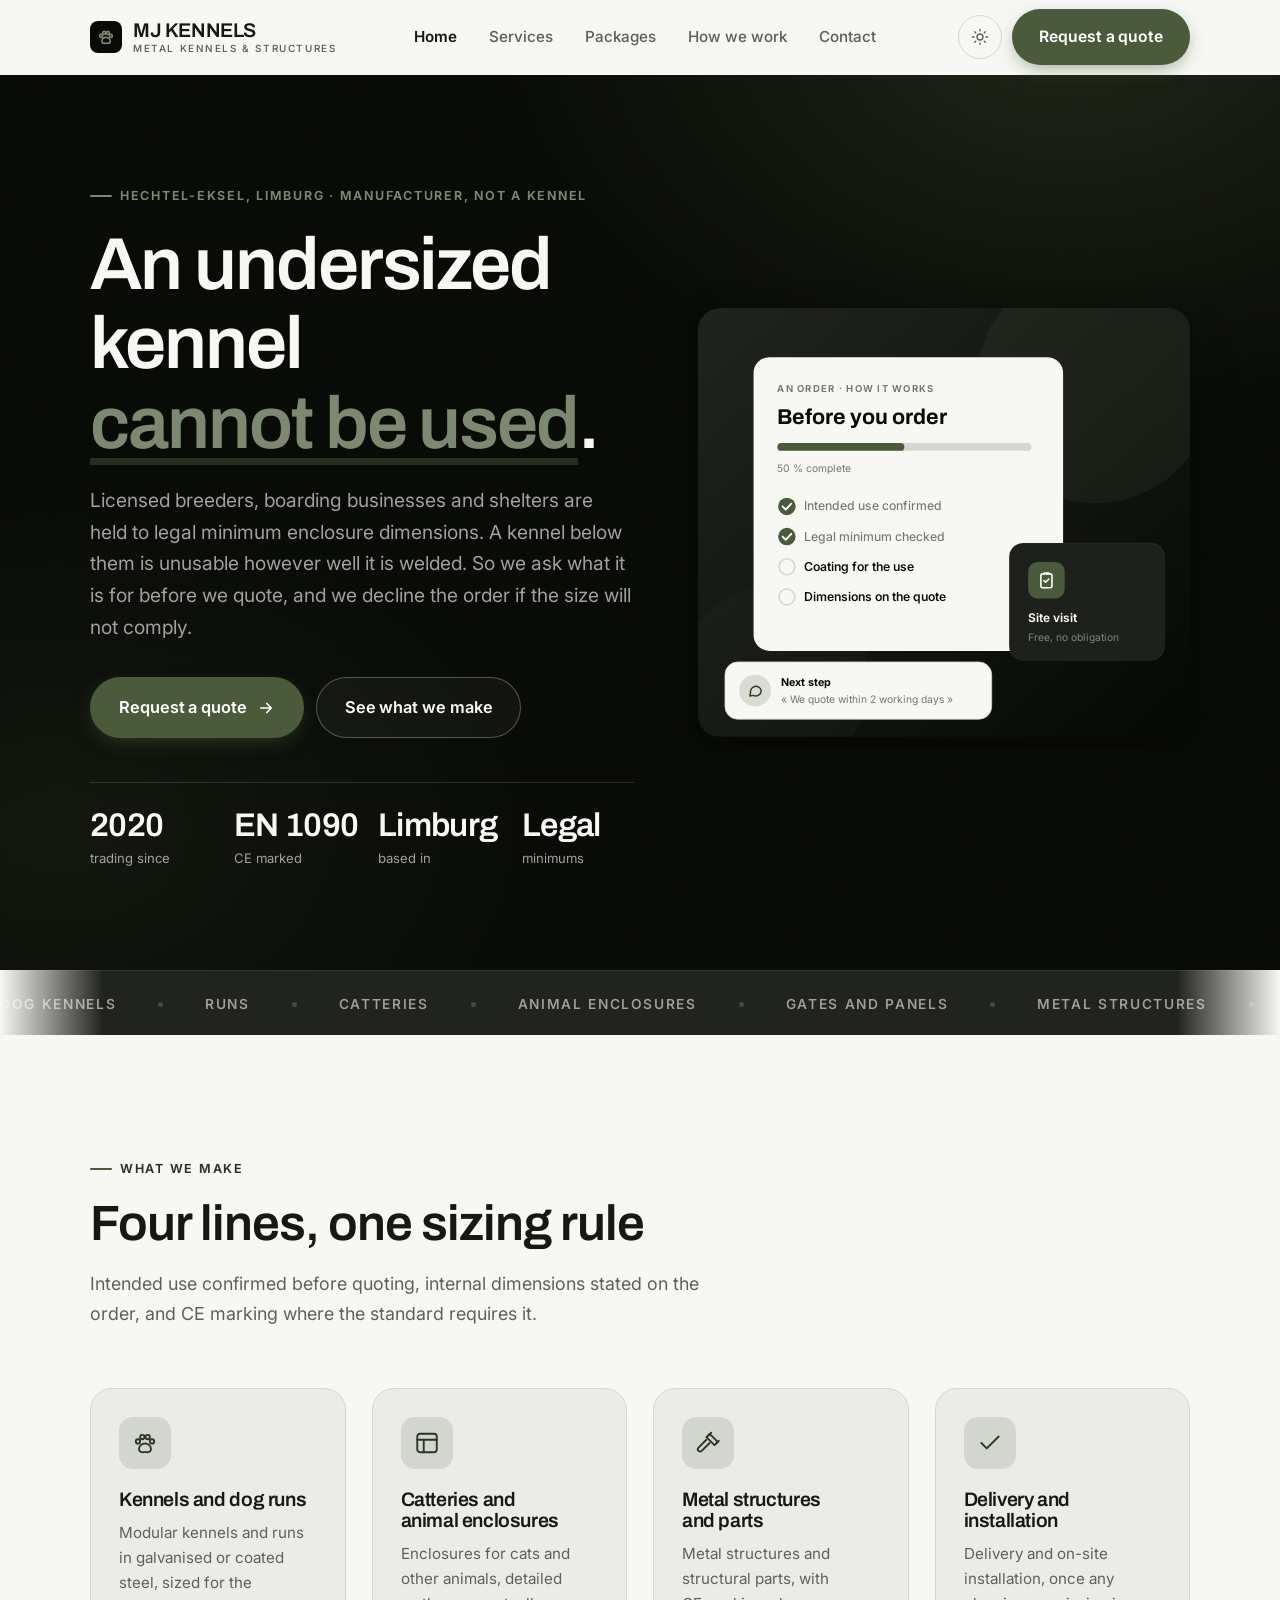
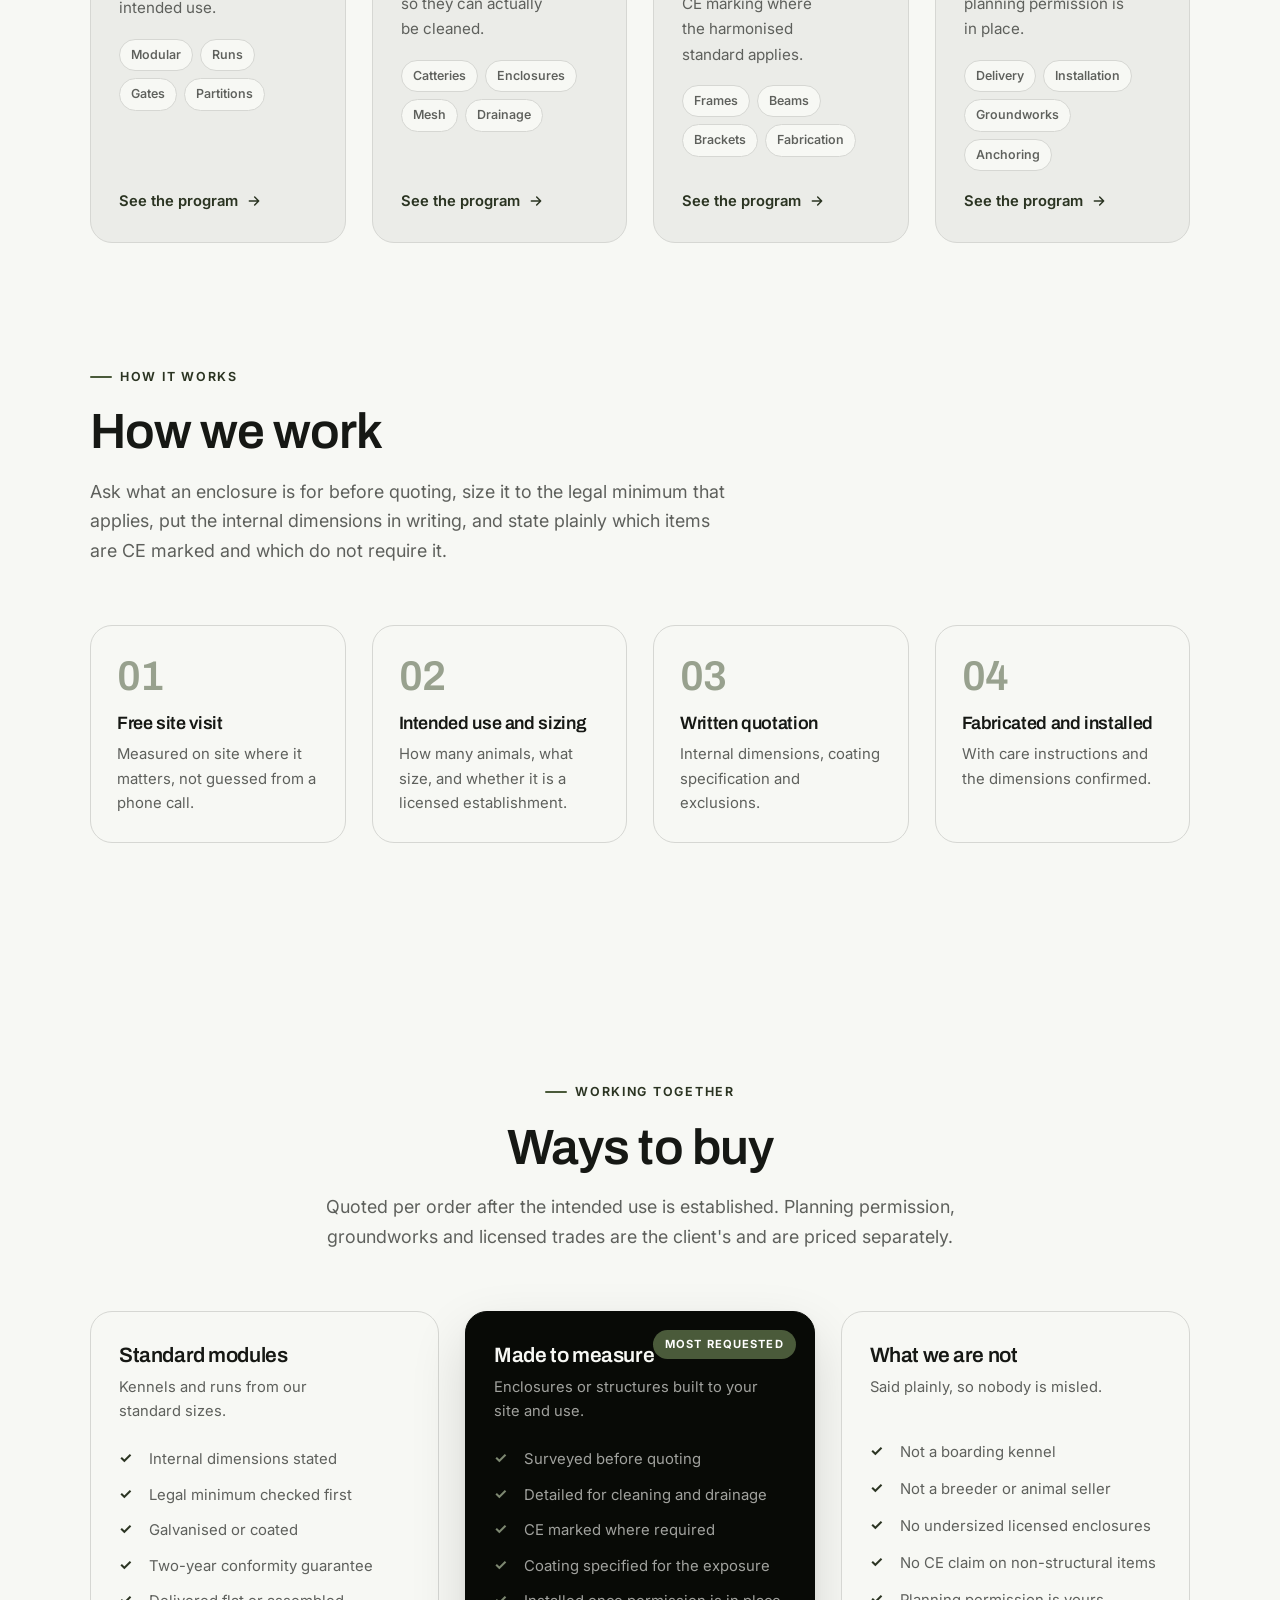
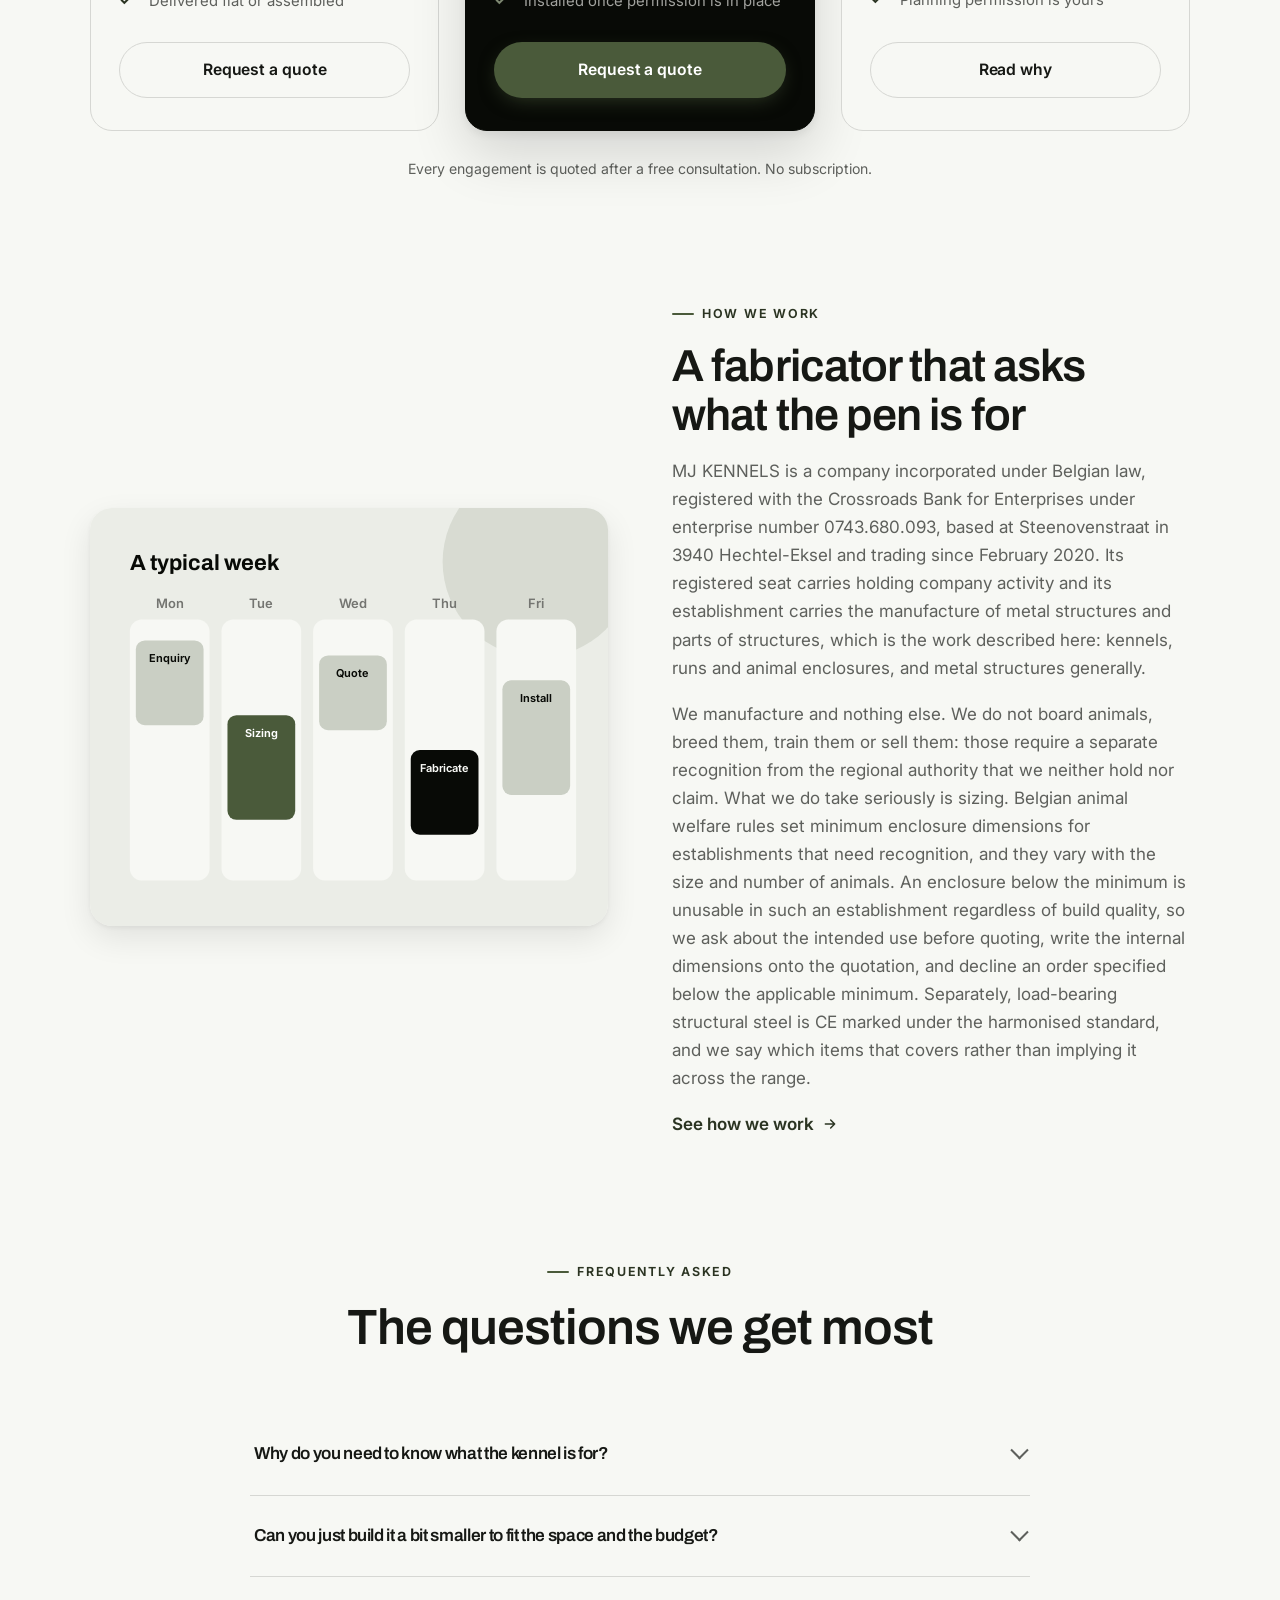
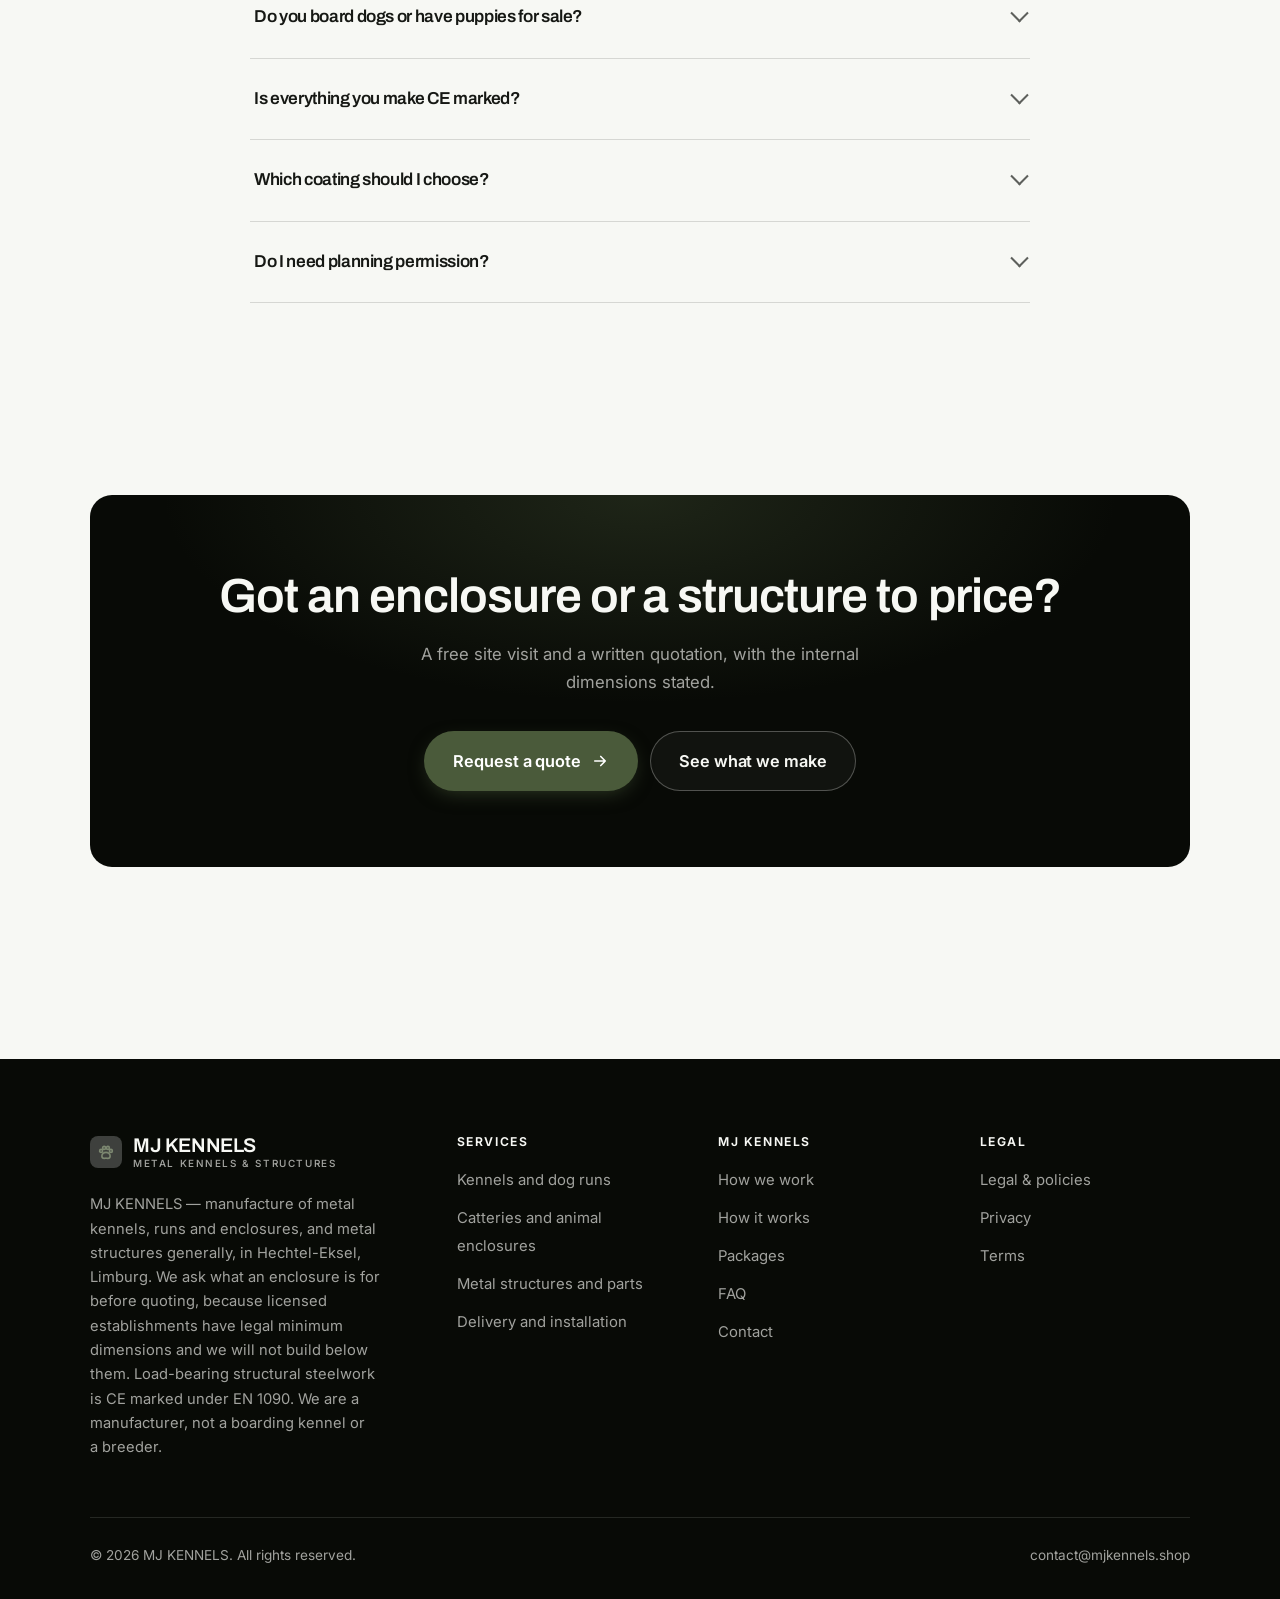
<file: index.html>
<!DOCTYPE html>
<html lang="en" class="no-js">
<head>
<meta charset="utf-8">
<meta name="viewport" content="width=device-width, initial-scale=1">
<title>MJ KENNELS — metal kennels, runs and structures, Limburg</title>
<meta name="description" content="MJ KENNELS, a Limburg manufacturer of metal kennels, dog runs and animal enclosures, and of metal structures generally. Built to legal minimum dimensions; structural steel CE marked.">
<link rel="canonical" href="https://mjkennels.shop/">

<meta property="og:type" content="website">
<meta property="og:url" content="https://mjkennels.shop/">
<meta property="og:site_name" content="MJ KENNELS">
<meta property="og:locale" content="en_US">
<meta property="og:title" content="MJ KENNELS — metal kennels, runs and structures, Limburg">
<meta property="og:description" content="MJ KENNELS, a Limburg manufacturer of metal kennels, dog runs and animal enclosures, and of metal structures generally. Built to legal minimum dimensions; structural steel CE marked.">
<meta name="theme-color" content="#080a06">

<link rel="icon" href="assets/img/favicon.svg" type="image/svg+xml">
<link rel="preconnect" href="https://fonts.googleapis.com">
<link rel="preconnect" href="https://fonts.gstatic.com" crossorigin>
<link rel="stylesheet" href="https://fonts.googleapis.com/css2?family=Archivo:wght@400;500;600;700&family=Inter:wght@400..700&display=swap">
<link rel="stylesheet" href="assets/css/style.css">

<!-- Thème appliqué avant le premier rendu (évite le flash) -->
<script>
document.documentElement.classList.remove('no-js');
(function(){try{var t=localStorage.getItem('site-theme');if(t){document.documentElement.setAttribute('data-theme',t);}}catch(e){}})();
</script>
<script type="application/ld+json">
{
  "@context": "https://schema.org",
  "@type": "Organization",
  "name": "MJ KENNELS",
  "url": "https://mjkennels.shop/",
  "email": "contact@mjkennels.shop",
  "description": "MJ KENNELS, a Limburg manufacturer of metal kennels, dog runs and animal enclosures, and of metal structures generally. Built to legal minimum dimensions; structural steel CE marked.",
  "areaServed": "US",
  "knowsLanguage": "en"
}
</script>
</head>

<body>
<a class="skip-link" href="#main">Skip to main content</a>

<header class="site-header">
  <nav class="wrap nav" aria-label="Main navigation">
    <a class="brand" href="index.html">
      <svg class="brand__mark" viewBox="0 0 64 64" aria-hidden="true">
        <rect class="bm-bg" width="64" height="64" rx="16"/>
        <g class="bm-ic" transform="translate(14 14) scale(1.5)" fill="none" stroke-width="2.1" stroke-linecap="round" stroke-linejoin="round"><circle cx="5.5" cy="10.5" r="2"/><circle cx="9.5" cy="6.5" r="2"/><circle cx="14.5" cy="6.5" r="2"/><circle cx="18.5" cy="10.5" r="2"/><path d="M12 12.5c-3 0-5.5 2.2-5.5 4.8 0 1.8 1.4 3.2 3.2 3.2.9 0 1.6-.3 2.3-.3s1.4.3 2.3.3c1.8 0 3.2-1.4 3.2-3.2 0-2.6-2.5-4.8-5.5-4.8z"/></g>
      </svg>
      <span>MJ KENNELS<span class="brand__sub">METAL KENNELS &amp; STRUCTURES</span></span>
    </a>

    <ul class="nav__links" id="nav-links">
      <li><a href="index.html" aria-current="page">Home</a></li>
      <li><a href="programs.html">Services</a></li>
      <li><a href="index.html#pricing">Packages</a></li>
      <li><a href="about.html">How we work</a></li>
      <li><a href="contact.html">Contact</a></li>
      <li><a class="btn btn--primary" href="contact.html">Request a quote</a></li>
    </ul>

    <div class="nav__cta">
      <button class="theme-toggle" type="button" aria-label="Switch to dark theme">
        <svg class="icon-sun" viewBox="0 0 24 24" fill="none" stroke="currentColor" stroke-width="1.8" stroke-linecap="round" aria-hidden="true"><circle cx="12" cy="12" r="4"/><path d="M12 2v2m0 16v2M2 12h2m16 0h2M4.9 4.9l1.4 1.4m11.4 11.4 1.4 1.4M19.1 4.9l-1.4 1.4M6.3 17.7l-1.4 1.4"/></svg>
        <svg class="icon-moon" viewBox="0 0 24 24" fill="none" stroke="currentColor" stroke-width="1.8" stroke-linecap="round" stroke-linejoin="round" aria-hidden="true"><path d="M21 12.8A9 9 0 1 1 11.2 3a7 7 0 0 0 9.8 9.8z"/></svg>
      </button>
      <a class="btn btn--primary" href="contact.html">Request a quote</a>
      <button class="nav__toggle" type="button" aria-expanded="false" aria-controls="nav-links" aria-label="Open menu">
        <svg class="icon-open" viewBox="0 0 24 24" fill="none" stroke="currentColor" stroke-width="2" stroke-linecap="round" aria-hidden="true"><path d="M3 6h18M3 12h18M3 18h18"/></svg>
        <svg class="icon-close" viewBox="0 0 24 24" fill="none" stroke="currentColor" stroke-width="2" stroke-linecap="round" aria-hidden="true"><path d="M6 6l12 12M18 6L6 18"/></svg>
      </button>
    </div>
  </nav>
</header>

<main id="main">

<section class="hero">
  <div class="wrap hero__inner">
    <div>
      <span class="eyebrow hero__eyebrow">Hechtel-Eksel, Limburg · Manufacturer, not a kennel</span>
      <h1>An undersized kennel<br> <em>cannot be used</em>.</h1>
      <p class="hero__lede">Licensed breeders, boarding businesses and shelters are held to legal minimum enclosure dimensions. A kennel below them is unusable however well it is welded. So we ask what it is for before we quote, and we decline the order if the size will not comply.</p>

      <div class="hero__actions">
        <a class="btn btn--primary btn--lg" href="contact.html">Request a quote <svg viewBox="0 0 24 24" fill="none" stroke="currentColor" stroke-width="2.2" stroke-linecap="round" stroke-linejoin="round" aria-hidden="true"><path d="M5 12h14M13 6l6 6-6 6"/></svg></a>
        <a class="btn btn--on-dark btn--lg" href="programs.html">See what we make</a>
      </div>

      <ul class="hero__proof">
        <li><span class="stat__num">2020</span><span class="stat__label">trading since</span></li>
        <li><span class="stat__num">EN 1090</span><span class="stat__label">CE marked</span></li>
        <li><span class="stat__num">Limburg</span><span class="stat__label">based in</span></li>
        <li><span class="stat__num">Legal</span><span class="stat__label">minimums</span></li>
      </ul>
    </div>

    <div class="hero__art">
      <svg viewBox="0 0 620 540" role="img" aria-label="How an order with MJ KENNELS works, from confirming the intended use to dimensions stated on the quote.">
        <defs>
          <linearGradient id="hbg" x1="0" y1="0" x2="1" y2="1">
            <stop offset="0" stop-color="#21231f"/><stop offset="1" stop-color="#060805"/>
          </linearGradient>
        </defs>
        <rect width="620" height="540" rx="22" fill="url(#hbg)"/>
        <circle cx="500" cy="96" r="150" fill="#4a5a3a" opacity=".16"/>
        <circle cx="96" cy="470" r="120" fill="#4a5a3a" opacity=".08"/>

        <g style="font-family: var(--font-body)">
          <!-- Carte programme -->
          <rect x="70" y="62" width="390" height="370" rx="20" fill="#f7f8f4"/>
          <text x="100" y="106" font-size="12" font-weight="650" letter-spacing="1.6" fill="#747571">AN ORDER · HOW IT WORKS</text>
          <text x="100" y="146" font-size="27" font-weight="700" fill="#080a06" style="font-family: var(--font-display)">Before you order</text>
          <rect x="100" y="170" width="320" height="10" rx="5" fill="#d6d7d3"/>
          <rect x="100" y="170" width="160" height="10" rx="5" fill="#4a5a3a"/>
          <text x="100" y="206" font-size="13" fill="#747571">50 % complete</text>
          <circle cx="112" cy="250" r="11" fill="#4a5a3a"/><path d="M106.5 250l4 4 7-7.5" fill="none" stroke="#ffffff" stroke-width="2.4" stroke-linecap="round" stroke-linejoin="round"/><text x="134" y="255" font-size="15.5" fill="#747571" font-weight="450">Intended use confirmed</text>
          <circle cx="112" cy="288" r="11" fill="#4a5a3a"/><path d="M106.5 288l4 4 7-7.5" fill="none" stroke="#ffffff" stroke-width="2.4" stroke-linecap="round" stroke-linejoin="round"/><text x="134" y="293" font-size="15.5" fill="#747571" font-weight="450">Legal minimum checked</text>
          <circle cx="112" cy="326" r="10" fill="none" stroke="#d6d7d3" stroke-width="2"/><text x="134" y="331" font-size="15.5" fill="#080a06" font-weight="560">Coating for the use</text>
          <circle cx="112" cy="364" r="10" fill="none" stroke="#d6d7d3" stroke-width="2"/><text x="134" y="369" font-size="15.5" fill="#080a06" font-weight="560">Dimensions on the quote</text>

          <!-- Carte séance -->
          <rect x="392" y="296" width="196" height="148" rx="18" fill="#1e201c" stroke="#ffffff" stroke-opacity=".08"/>
          <rect x="416" y="320" width="46" height="46" rx="12" fill="#4a5a3a"/>
          <g transform="translate(427 331)" fill="none" stroke="#ffffff" color="#ffffff" stroke-width="2" stroke-linecap="round" stroke-linejoin="round"><rect x="5" y="4" width="14" height="17.5" rx="2.5"/><path d="M9 4V3h6v1M9 12.5l2 2 4-4"/></g>
          <text x="416" y="396" font-size="15" font-weight="650" fill="#f7f8f4">Site visit</text>
          <text x="416" y="420" font-size="13" fill="#7d8871">Free, no obligation</text>

          <!-- Retour du coach -->
          <rect x="34" y="446" width="336" height="72" rx="16" fill="#f7f8f4" stroke="#d6d7d3"/>
          <circle cx="72" cy="482" r="20" fill="#d8dcd3"/>
          <g transform="translate(62 472) scale(.84)" fill="none" stroke="#303b26" stroke-width="2.2" stroke-linecap="round" stroke-linejoin="round"><path d="M21 12a8 8 0 0 1-11.6 7.1L4 20l1-4.6A8 8 0 1 1 21 12z"/></g>
          <text x="104" y="476" font-size="13.5" font-weight="700" fill="#080a06">Next step</text>
          <text x="104" y="498" font-size="13" fill="#747571">« We quote within 2 working days »</text>
        </g>
      </svg>
    </div>
  </div>
</section>

<div class="marquee" aria-hidden="true">
  <div class="marquee__track"><span>Dog kennels</span><span>Runs</span><span>Catteries</span><span>Animal enclosures</span><span>Gates and panels</span><span>Metal structures</span><span>Structural steel</span><span>Galvanised</span><span>Powder coated</span><span>CE marked where required</span><span>Dog kennels</span><span>Runs</span><span>Catteries</span><span>Animal enclosures</span><span>Gates and panels</span><span>Metal structures</span><span>Structural steel</span><span>Galvanised</span><span>Powder coated</span><span>CE marked where required</span></div>
</div>

<section class="section wrap" id="programs">
  <div class="section-head reveal">
    <span class="eyebrow">What we make</span>
    <h2>Four lines, one sizing rule</h2>
    <p>Intended use confirmed before quoting, internal dimensions stated on the order, and CE marking where the standard requires it.</p>
  </div>
  <div class="grid grid--4 reveal-group">
    <a class="card" href="programs.html#kennels">
      <div class="card__icon"><svg viewBox="0 0 24 24" fill="none" stroke="currentColor" stroke-width="1.7" stroke-linecap="round" stroke-linejoin="round" aria-hidden="true"><circle cx="5.5" cy="10.5" r="2"/><circle cx="9.5" cy="6.5" r="2"/><circle cx="14.5" cy="6.5" r="2"/><circle cx="18.5" cy="10.5" r="2"/><path d="M12 12.5c-3 0-5.5 2.2-5.5 4.8 0 1.8 1.4 3.2 3.2 3.2.9 0 1.6-.3 2.3-.3s1.4.3 2.3.3c1.8 0 3.2-1.4 3.2-3.2 0-2.6-2.5-4.8-5.5-4.8z"/></svg></div>
      <h3>Kennels and dog runs</h3>
      <p>Modular kennels and runs in galvanised or coated steel, sized for the intended use.</p>
      <ul class="tags"><li>Modular</li><li>Runs</li><li>Gates</li><li>Partitions</li></ul>
      <span class="arrow-link">See the program <svg viewBox="0 0 24 24" fill="none" stroke="currentColor" stroke-width="2.2" stroke-linecap="round" stroke-linejoin="round" aria-hidden="true"><path d="M5 12h14M13 6l6 6-6 6"/></svg></span>
    </a>
    <a class="card" href="programs.html#enclosures">
      <div class="card__icon"><svg viewBox="0 0 24 24" fill="none" stroke="currentColor" stroke-width="1.7" stroke-linecap="round" stroke-linejoin="round" aria-hidden="true"><rect x="3" y="3.5" width="18" height="17" rx="2.5"/><path d="M3 9h18M9 9v11.5"/></svg></div>
      <h3>Catteries and animal enclosures</h3>
      <p>Enclosures for cats and other animals, detailed so they can actually be cleaned.</p>
      <ul class="tags"><li>Catteries</li><li>Enclosures</li><li>Mesh</li><li>Drainage</li></ul>
      <span class="arrow-link">See the program <svg viewBox="0 0 24 24" fill="none" stroke="currentColor" stroke-width="2.2" stroke-linecap="round" stroke-linejoin="round" aria-hidden="true"><path d="M5 12h14M13 6l6 6-6 6"/></svg></span>
    </a>
    <a class="card" href="programs.html#structures">
      <div class="card__icon"><svg viewBox="0 0 24 24" fill="none" stroke="currentColor" stroke-width="1.7" stroke-linecap="round" stroke-linejoin="round" aria-hidden="true"><path d="M13.5 3.5 21 11l-3 3-7.5-7.5z"/><path d="M10.5 9 3.2 16.3a2.1 2.1 0 0 0 3 3L13.5 12"/><path d="M15 2.5 12 5.5M19.5 12.5 22 10"/></svg></div>
      <h3>Metal structures and parts</h3>
      <p>Metal structures and structural parts, with CE marking where the harmonised standard applies.</p>
      <ul class="tags"><li>Frames</li><li>Beams</li><li>Brackets</li><li>Fabrication</li></ul>
      <span class="arrow-link">See the program <svg viewBox="0 0 24 24" fill="none" stroke="currentColor" stroke-width="2.2" stroke-linecap="round" stroke-linejoin="round" aria-hidden="true"><path d="M5 12h14M13 6l6 6-6 6"/></svg></span>
    </a>
    <a class="card" href="programs.html#install">
      <div class="card__icon"><svg viewBox="0 0 24 24" fill="none" stroke="currentColor" stroke-width="1.7" stroke-linecap="round" stroke-linejoin="round" aria-hidden="true"><path d="M20 6 9 17l-5-5"/></svg></div>
      <h3>Delivery and installation</h3>
      <p>Delivery and on-site installation, once any planning permission is in place.</p>
      <ul class="tags"><li>Delivery</li><li>Installation</li><li>Groundworks</li><li>Anchoring</li></ul>
      <span class="arrow-link">See the program <svg viewBox="0 0 24 24" fill="none" stroke="currentColor" stroke-width="2.2" stroke-linecap="round" stroke-linejoin="round" aria-hidden="true"><path d="M5 12h14M13 6l6 6-6 6"/></svg></span>
    </a>
  </div>
</section>

<section class="section section--flush wrap" id="how-it-works">
  <div class="section-head reveal">
    <span class="eyebrow">How it works</span>
    <h2>How we work</h2>
    <p>Ask what an enclosure is for before quoting, size it to the legal minimum that applies, put the internal dimensions in writing, and state plainly which items are CE marked and which do not require it.</p>
  </div>
  <div class="grid grid--4 steps reveal-group">
    <article class="step">
      <h3>Free site visit</h3>
      <p>Measured on site where it matters, not guessed from a phone call.</p>
    </article>
    <article class="step">
      <h3>Intended use and sizing</h3>
      <p>How many animals, what size, and whether it is a licensed establishment.</p>
    </article>
    <article class="step">
      <h3>Written quotation</h3>
      <p>Internal dimensions, coating specification and exclusions.</p>
    </article>
    <article class="step">
      <h3>Fabricated and installed</h3>
      <p>With care instructions and the dimensions confirmed.</p>
    </article>
  </div>
</section>

<section class="section wrap" id="pricing">
  <div class="section-head section-head--center reveal">
    <span class="eyebrow">Working together</span>
    <h2>Ways to buy</h2>
    <p>Quoted per order after the intended use is established. Planning permission, groundworks and licensed trades are the client's and are priced separately.</p>
  </div>
  <div class="grid grid--3 plans reveal-group">
    <article class="plan">
      
      <h3>Standard modules</h3>
      <p class="plan__desc">Kennels and runs from our standard sizes.</p>
      
      <ul class="plan__features">
        <li>Internal dimensions stated</li>
        <li>Legal minimum checked first</li>
        <li>Galvanised or coated</li>
        <li>Two-year conformity guarantee</li>
        <li>Delivered flat or assembled</li>
      </ul>
      <a class="btn btn--ghost btn--block" href="contact.html">Request a quote</a>
    </article>
    <article class="plan plan--featured">
      <span class="plan__tag">Most requested</span>
      <h3>Made to measure</h3>
      <p class="plan__desc">Enclosures or structures built to your site and use.</p>
      
      <ul class="plan__features">
        <li>Surveyed before quoting</li>
        <li>Detailed for cleaning and drainage</li>
        <li>CE marked where required</li>
        <li>Coating specified for the exposure</li>
        <li>Installed once permission is in place</li>
      </ul>
      <a class="btn btn--primary btn--block" href="contact.html">Request a quote</a>
    </article>
    <article class="plan">
      
      <h3>What we are not</h3>
      <p class="plan__desc">Said plainly, so nobody is misled.</p>
      
      <ul class="plan__features">
        <li>Not a boarding kennel</li>
        <li>Not a breeder or animal seller</li>
        <li>No undersized licensed enclosures</li>
        <li>No CE claim on non-structural items</li>
        <li>Planning permission is yours</li>
      </ul>
      <a class="btn btn--ghost btn--block" href="contact.html">Read why</a>
    </article>
  </div>
  <p class="plans-note">Every engagement is quoted after a free consultation. No subscription.</p>
</section>

<section class="section section--flush wrap">
  <div class="split reveal">
    <div class="split__art">
      <svg viewBox="0 0 520 420" role="img" aria-label="Example of a typical week: Enquiry, Sizing, Quote, Fabricate, Install.">
        <rect width="520" height="420" rx="20" fill="#ebede7"/>
        <circle cx="450" cy="54" r="96" fill="#4a5a3a" opacity=".12"/>
        <g style="font-family: var(--font-body)">
        <text x="40" y="62" font-size="22" font-weight="700" fill="#080a06" style="font-family: var(--font-display)">A typical week</text>
        <text x="80" y="100" text-anchor="middle" font-size="13" font-weight="600" fill="#747571">Mon</text>
        <rect x="40" y="112" width="80" height="262" rx="12" fill="#f7f8f4"/>
        <rect x="46" y="133" width="68" height="85" rx="9" fill="#cacfc4"/>
        <text x="80" y="155" text-anchor="middle" font-size="11" font-weight="650" fill="#080a06">Enquiry</text>
        <text x="172" y="100" text-anchor="middle" font-size="13" font-weight="600" fill="#747571">Tue</text>
        <rect x="132" y="112" width="80" height="262" rx="12" fill="#f7f8f4"/>
        <rect x="138" y="208" width="68" height="105" rx="9" fill="#4a5a3a"/>
        <text x="172" y="230" text-anchor="middle" font-size="11" font-weight="650" fill="#ffffff">Sizing</text>
        <text x="264" y="100" text-anchor="middle" font-size="13" font-weight="600" fill="#747571">Wed</text>
        <rect x="224" y="112" width="80" height="262" rx="12" fill="#f7f8f4"/>
        <rect x="230" y="148" width="68" height="75" rx="9" fill="#cacfc4"/>
        <text x="264" y="170" text-anchor="middle" font-size="11" font-weight="650" fill="#080a06">Quote</text>
        <text x="356" y="100" text-anchor="middle" font-size="13" font-weight="600" fill="#747571">Thu</text>
        <rect x="316" y="112" width="80" height="262" rx="12" fill="#f7f8f4"/>
        <rect x="322" y="243" width="68" height="85" rx="9" fill="#080a06"/>
        <text x="356" y="265" text-anchor="middle" font-size="11" font-weight="650" fill="#f7f8f4">Fabricate</text>
        <text x="448" y="100" text-anchor="middle" font-size="13" font-weight="600" fill="#747571">Fri</text>
        <rect x="408" y="112" width="80" height="262" rx="12" fill="#f7f8f4"/>
        <rect x="414" y="173" width="68" height="115" rx="9" fill="#cacfc4"/>
        <text x="448" y="195" text-anchor="middle" font-size="11" font-weight="650" fill="#080a06">Install</text>
        </g>
      </svg>
    </div>
    <div>
      <span class="eyebrow">How we work</span>
      <h2>A fabricator that asks what the pen is for</h2>
      <p>MJ KENNELS is a company incorporated under Belgian law, registered with the Crossroads Bank for Enterprises under enterprise number 0743.680.093, based at Steenovenstraat in 3940 Hechtel-Eksel and trading since February 2020. Its registered seat carries holding company activity and its establishment carries the manufacture of metal structures and parts of structures, which is the work described here: kennels, runs and animal enclosures, and metal structures generally.</p>
      <p>We manufacture and nothing else. We do not board animals, breed them, train them or sell them: those require a separate recognition from the regional authority that we neither hold nor claim. What we do take seriously is sizing. Belgian animal welfare rules set minimum enclosure dimensions for establishments that need recognition, and they vary with the size and number of animals. An enclosure below the minimum is unusable in such an establishment regardless of build quality, so we ask about the intended use before quoting, write the internal dimensions onto the quotation, and decline an order specified below the applicable minimum. Separately, load-bearing structural steel is CE marked under the harmonised standard, and we say which items that covers rather than implying it across the range.</p>
      <p><a class="arrow-link" href="about.html">See how we work <svg viewBox="0 0 24 24" fill="none" stroke="currentColor" stroke-width="2.2" stroke-linecap="round" stroke-linejoin="round" aria-hidden="true"><path d="M5 12h14M13 6l6 6-6 6"/></svg></a></p>
    </div>
  </div>
</section>

<section class="section section--flush wrap" id="faq">
  <div class="section-head section-head--center reveal">
    <span class="eyebrow">Frequently asked</span>
    <h2>The questions we get most</h2>
  </div>
  <div class="faq reveal">
    <details>
      <summary>Why do you need to know what the kennel is for?</summary>
      <p>Because it changes the law that applies. Belgian animal welfare rules set minimum enclosure dimensions for keeping dogs in establishments that require recognition, scaled to the size and number of animals. A kennel below that minimum cannot lawfully be used in such an establishment, however well it is built, so quoting without asking would risk selling you something you cannot use.</p>
    </details>
    <details>
      <summary>Can you just build it a bit smaller to fit the space and the budget?</summary>
      <p>For a private owner's single dog we will discuss what fits, within what is humane. For a licensed breeder, boarding business or shelter, no: if the stated use is an establishment requiring recognition and the dimensions would fall below the applicable minimum, we decline the order. Taking the money and leaving you with an unusable pen is not a saving.</p>
    </details>
    <details>
      <summary>Do you board dogs or have puppies for sale?</summary>
      <p>No. We are a metal fabricator. Boarding, breeding, sheltering and selling animals all require a separate recognition from the regional authority, which we do not hold and do not claim. If you are looking for boarding or a breeder, we are the wrong company and we would rather say so immediately.</p>
    </details>
    <details>
      <summary>Is everything you make CE marked?</summary>
      <p>No, and a company claiming otherwise is being loose with the term. Load-bearing structural steel components fall under a harmonised standard requiring certified factory production control, an execution class, welding coordination and a declaration of performance, and those are CE marked. Non-structural items are not covered by that requirement. We tell you which category your item falls into.</p>
    </details>
    <details>
      <summary>Which coating should I choose?</summary>
      <p>It depends on the exposure, and the honest answer is that cleaning regime matters more than weather. Disinfectants and urine attack coatings that handle rain perfectly well. Tell us what you will wash it down with and how often, and we will specify accordingly — and we will tell you what we cannot warrant if a cheaper coating is chosen against advice.</p>
    </details>
    <details>
      <summary>Do I need planning permission?</summary>
      <p>Possibly, for a permanent structure, and it is yours to obtain. We will tell you when we think something needs it, and we do not install a permanent structure before it is granted. Fitting first and leaving the permission question with you is how people end up removing something they have just paid for.</p>
    </details>
  </div>
</section>

<section class="wrap section--tight">
  <div class="cta-band reveal">
    <h2>Got an enclosure or a structure to price?</h2>
    <p>A free site visit and a written quotation, with the internal dimensions stated.</p>
    <div class="hero__actions">
      <a class="btn btn--primary btn--lg" href="contact.html">Request a quote <svg viewBox="0 0 24 24" fill="none" stroke="currentColor" stroke-width="2.2" stroke-linecap="round" stroke-linejoin="round" aria-hidden="true"><path d="M5 12h14M13 6l6 6-6 6"/></svg></a>
      <a class="btn btn--on-dark btn--lg" href="programs.html">See what we make</a>
    </div>
  </div>
</section>

</main>

<footer class="site-footer">
  <div class="wrap">
    <div class="footer__grid">
      <div class="footer__brand">
        <a class="brand" href="index.html">
          <svg class="brand__mark" viewBox="0 0 64 64" aria-hidden="true">
        <rect class="bm-bg" width="64" height="64" rx="16"/>
        <g class="bm-ic" transform="translate(14 14) scale(1.5)" fill="none" stroke-width="2.1" stroke-linecap="round" stroke-linejoin="round"><circle cx="5.5" cy="10.5" r="2"/><circle cx="9.5" cy="6.5" r="2"/><circle cx="14.5" cy="6.5" r="2"/><circle cx="18.5" cy="10.5" r="2"/><path d="M12 12.5c-3 0-5.5 2.2-5.5 4.8 0 1.8 1.4 3.2 3.2 3.2.9 0 1.6-.3 2.3-.3s1.4.3 2.3.3c1.8 0 3.2-1.4 3.2-3.2 0-2.6-2.5-4.8-5.5-4.8z"/></g>
      </svg>
          <span>MJ KENNELS<span class="brand__sub">METAL KENNELS &amp; STRUCTURES</span></span>
        </a>
        <p>MJ KENNELS — manufacture of metal kennels, runs and enclosures, and metal structures generally, in Hechtel-Eksel, Limburg. We ask what an enclosure is for before quoting, because licensed establishments have legal minimum dimensions and we will not build below them. Load-bearing structural steelwork is CE marked under EN 1090. We are a manufacturer, not a boarding kennel or a breeder.</p>
      </div>

      <div class="footer__col">
        <h4>Services</h4>
        <ul>
          <li><a href="programs.html#kennels">Kennels and dog runs</a></li>
          <li><a href="programs.html#enclosures">Catteries and animal enclosures</a></li>
          <li><a href="programs.html#structures">Metal structures and parts</a></li>
          <li><a href="programs.html#install">Delivery and installation</a></li>
        </ul>
      </div>

      <div class="footer__col">
        <h4>MJ KENNELS</h4>
        <ul>
          <li><a href="about.html">How we work</a></li>
          <li><a href="index.html#how-it-works">How it works</a></li>
          <li><a href="index.html#pricing">Packages</a></li>
          <li><a href="index.html#faq">FAQ</a></li>
          <li><a href="contact.html">Contact</a></li>
        </ul>
      </div>

      <div class="footer__col">
        <h4>Legal</h4>
        <ul>
          <li><a href="legal.html">Legal &amp; policies</a></li>
          <li><a href="legal.html#privacy">Privacy</a></li>
          <li><a href="legal.html#terms">Terms</a></li>
        </ul>
      </div>
    </div>

    <div class="footer__bottom">
      <p>© <span data-year>2026</span> MJ KENNELS. All rights reserved.</p>
      <p><a href="mailto:contact@mjkennels.shop">contact@mjkennels.shop</a></p>
    </div>
  </div>
</footer>

<script src="assets/js/main.js" defer></script>
</body>
</html>
</file>
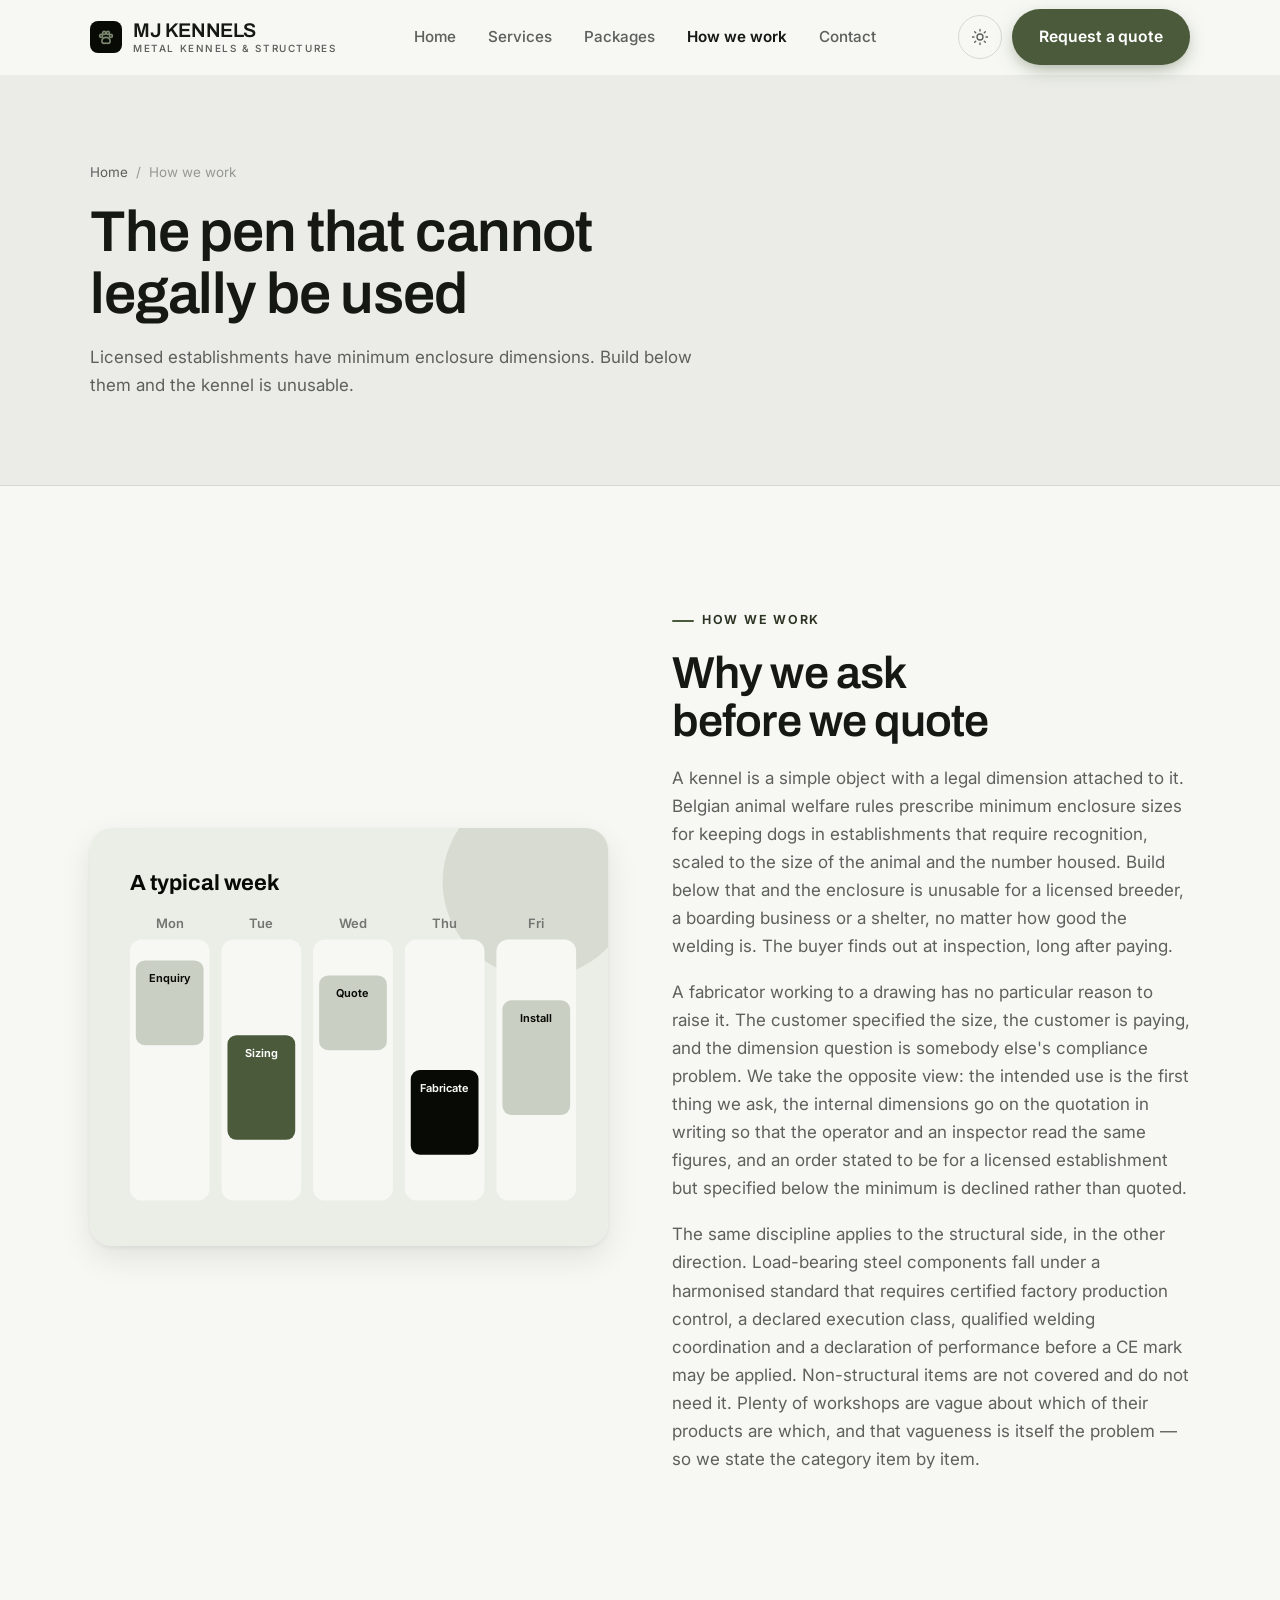
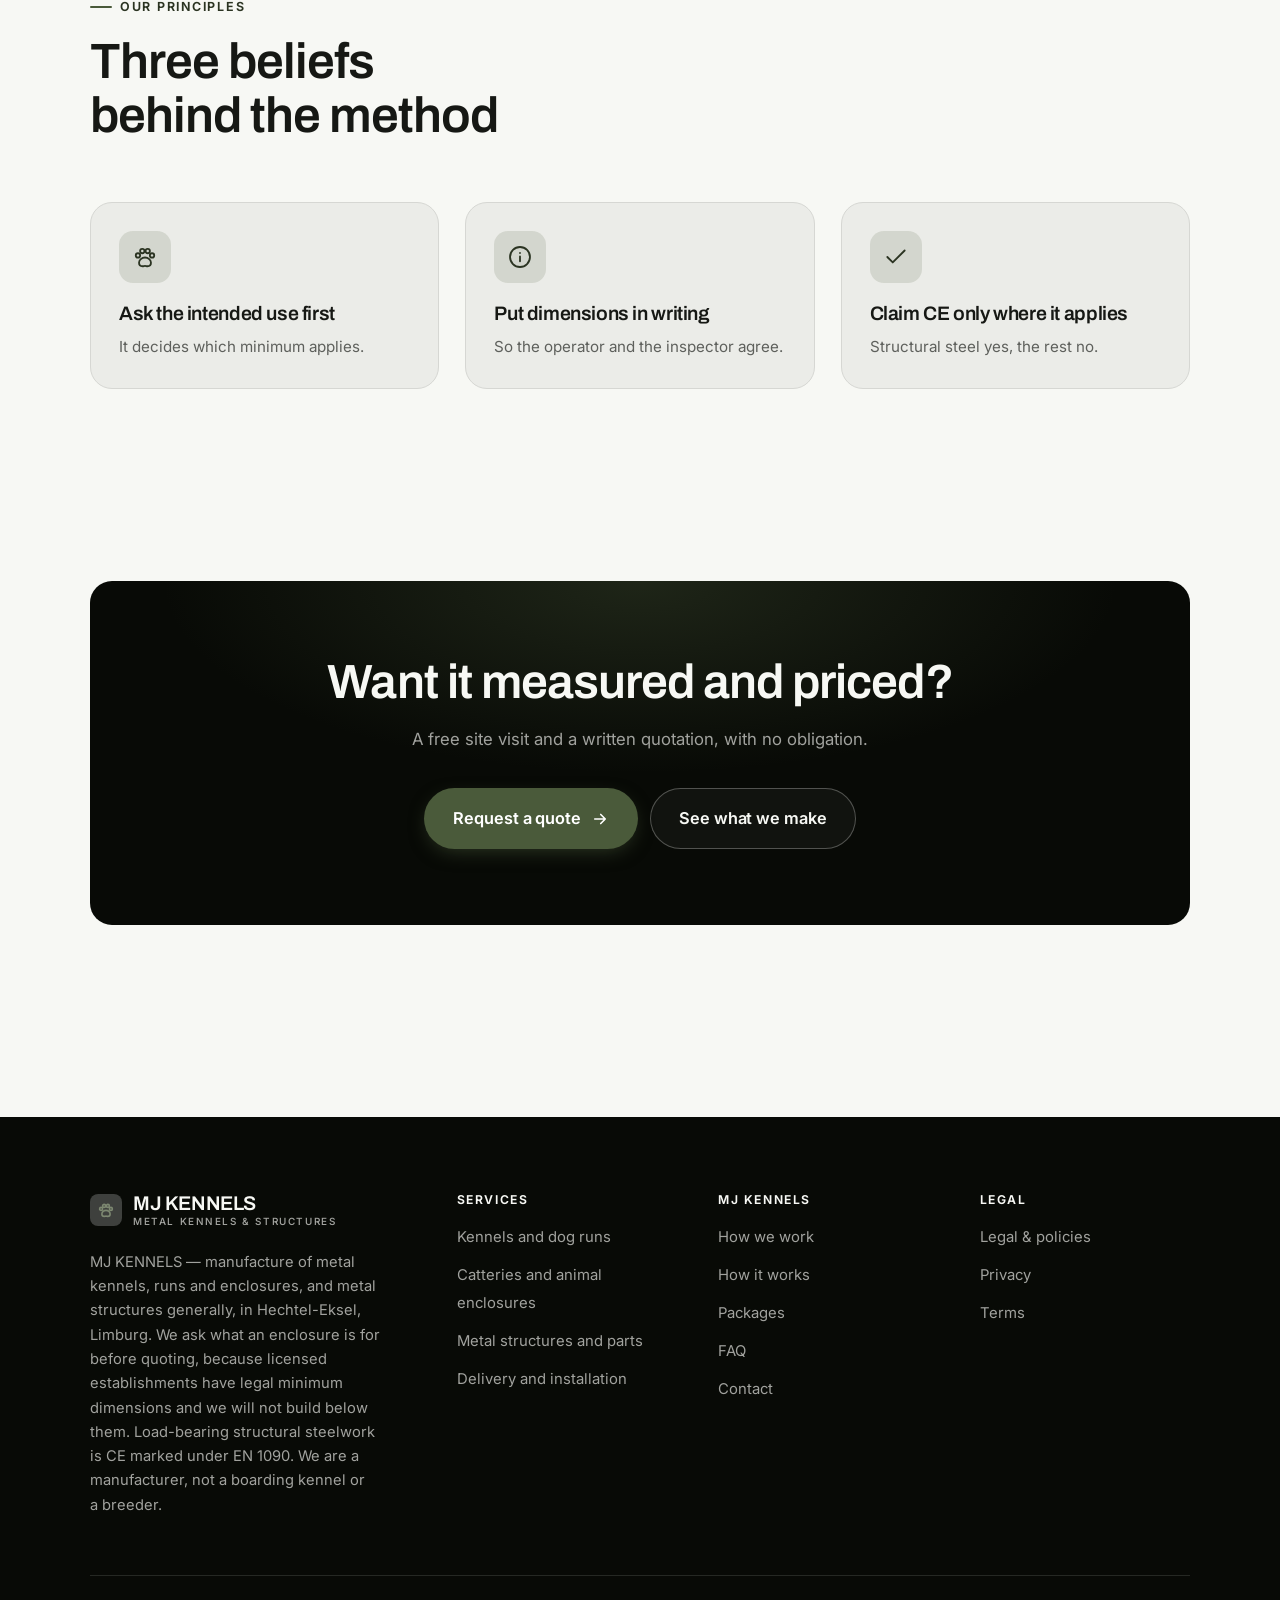
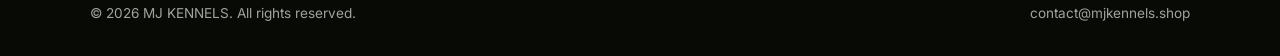
<file: about.html>
<!DOCTYPE html>
<html lang="en" class="no-js">
<head>
<meta charset="utf-8">
<meta name="viewport" content="width=device-width, initial-scale=1">
<title>How we work — MJ KENNELS</title>
<meta name="description" content="About MJ KENNELS, a Limburg manufacturer of metal kennels, enclosures and structures, enterprise number 0743.680.093.">
<link rel="canonical" href="https://mjkennels.shop/about.html">

<meta property="og:type" content="website">
<meta property="og:url" content="https://mjkennels.shop/about.html">
<meta property="og:site_name" content="MJ KENNELS">
<meta property="og:locale" content="en_US">
<meta property="og:title" content="How we work — MJ KENNELS">
<meta property="og:description" content="About MJ KENNELS, a Limburg manufacturer of metal kennels, enclosures and structures, enterprise number 0743.680.093.">
<meta name="theme-color" content="#080a06">

<link rel="icon" href="assets/img/favicon.svg" type="image/svg+xml">
<link rel="preconnect" href="https://fonts.googleapis.com">
<link rel="preconnect" href="https://fonts.gstatic.com" crossorigin>
<link rel="stylesheet" href="https://fonts.googleapis.com/css2?family=Archivo:wght@400;500;600;700&family=Inter:wght@400..700&display=swap">
<link rel="stylesheet" href="assets/css/style.css">

<!-- Thème appliqué avant le premier rendu (évite le flash) -->
<script>
document.documentElement.classList.remove('no-js');
(function(){try{var t=localStorage.getItem('site-theme');if(t){document.documentElement.setAttribute('data-theme',t);}}catch(e){}})();
</script>
</head>

<body>
<a class="skip-link" href="#main">Skip to main content</a>

<header class="site-header">
  <nav class="wrap nav" aria-label="Main navigation">
    <a class="brand" href="index.html">
      <svg class="brand__mark" viewBox="0 0 64 64" aria-hidden="true">
        <rect class="bm-bg" width="64" height="64" rx="16"/>
        <g class="bm-ic" transform="translate(14 14) scale(1.5)" fill="none" stroke-width="2.1" stroke-linecap="round" stroke-linejoin="round"><circle cx="5.5" cy="10.5" r="2"/><circle cx="9.5" cy="6.5" r="2"/><circle cx="14.5" cy="6.5" r="2"/><circle cx="18.5" cy="10.5" r="2"/><path d="M12 12.5c-3 0-5.5 2.2-5.5 4.8 0 1.8 1.4 3.2 3.2 3.2.9 0 1.6-.3 2.3-.3s1.4.3 2.3.3c1.8 0 3.2-1.4 3.2-3.2 0-2.6-2.5-4.8-5.5-4.8z"/></g>
      </svg>
      <span>MJ KENNELS<span class="brand__sub">METAL KENNELS &amp; STRUCTURES</span></span>
    </a>

    <ul class="nav__links" id="nav-links">
      <li><a href="index.html">Home</a></li>
      <li><a href="programs.html">Services</a></li>
      <li><a href="index.html#pricing">Packages</a></li>
      <li><a href="about.html" aria-current="page">How we work</a></li>
      <li><a href="contact.html">Contact</a></li>
      <li><a class="btn btn--primary" href="contact.html">Request a quote</a></li>
    </ul>

    <div class="nav__cta">
      <button class="theme-toggle" type="button" aria-label="Switch to dark theme">
        <svg class="icon-sun" viewBox="0 0 24 24" fill="none" stroke="currentColor" stroke-width="1.8" stroke-linecap="round" aria-hidden="true"><circle cx="12" cy="12" r="4"/><path d="M12 2v2m0 16v2M2 12h2m16 0h2M4.9 4.9l1.4 1.4m11.4 11.4 1.4 1.4M19.1 4.9l-1.4 1.4M6.3 17.7l-1.4 1.4"/></svg>
        <svg class="icon-moon" viewBox="0 0 24 24" fill="none" stroke="currentColor" stroke-width="1.8" stroke-linecap="round" stroke-linejoin="round" aria-hidden="true"><path d="M21 12.8A9 9 0 1 1 11.2 3a7 7 0 0 0 9.8 9.8z"/></svg>
      </button>
      <a class="btn btn--primary" href="contact.html">Request a quote</a>
      <button class="nav__toggle" type="button" aria-expanded="false" aria-controls="nav-links" aria-label="Open menu">
        <svg class="icon-open" viewBox="0 0 24 24" fill="none" stroke="currentColor" stroke-width="2" stroke-linecap="round" aria-hidden="true"><path d="M3 6h18M3 12h18M3 18h18"/></svg>
        <svg class="icon-close" viewBox="0 0 24 24" fill="none" stroke="currentColor" stroke-width="2" stroke-linecap="round" aria-hidden="true"><path d="M6 6l12 12M18 6L6 18"/></svg>
      </button>
    </div>
  </nav>
</header>

<main id="main">

<section class="page-head">
  <div class="wrap">
    <nav class="breadcrumb" aria-label="Breadcrumb">
      <a href="index.html">Home</a><span>/</span><span aria-current="page">How we work</span>
    </nav>
    <h1>The pen that cannot legally be used</h1>
    <p>Licensed establishments have minimum enclosure dimensions. Build below them and the kennel is unusable.</p>
  </div>
</section>

<section class="section wrap">
  <div class="split reveal">
    <div class="split__art">
      <svg viewBox="0 0 520 420" role="img" aria-label="Example of a typical week: Enquiry, Sizing, Quote, Fabricate, Install.">
        <rect width="520" height="420" rx="20" fill="#ebede7"/>
        <circle cx="450" cy="54" r="96" fill="#4a5a3a" opacity=".12"/>
        <g style="font-family: var(--font-body)">
        <text x="40" y="62" font-size="22" font-weight="700" fill="#080a06" style="font-family: var(--font-display)">A typical week</text>
        <text x="80" y="100" text-anchor="middle" font-size="13" font-weight="600" fill="#747571">Mon</text>
        <rect x="40" y="112" width="80" height="262" rx="12" fill="#f7f8f4"/>
        <rect x="46" y="133" width="68" height="85" rx="9" fill="#cacfc4"/>
        <text x="80" y="155" text-anchor="middle" font-size="11" font-weight="650" fill="#080a06">Enquiry</text>
        <text x="172" y="100" text-anchor="middle" font-size="13" font-weight="600" fill="#747571">Tue</text>
        <rect x="132" y="112" width="80" height="262" rx="12" fill="#f7f8f4"/>
        <rect x="138" y="208" width="68" height="105" rx="9" fill="#4a5a3a"/>
        <text x="172" y="230" text-anchor="middle" font-size="11" font-weight="650" fill="#ffffff">Sizing</text>
        <text x="264" y="100" text-anchor="middle" font-size="13" font-weight="600" fill="#747571">Wed</text>
        <rect x="224" y="112" width="80" height="262" rx="12" fill="#f7f8f4"/>
        <rect x="230" y="148" width="68" height="75" rx="9" fill="#cacfc4"/>
        <text x="264" y="170" text-anchor="middle" font-size="11" font-weight="650" fill="#080a06">Quote</text>
        <text x="356" y="100" text-anchor="middle" font-size="13" font-weight="600" fill="#747571">Thu</text>
        <rect x="316" y="112" width="80" height="262" rx="12" fill="#f7f8f4"/>
        <rect x="322" y="243" width="68" height="85" rx="9" fill="#080a06"/>
        <text x="356" y="265" text-anchor="middle" font-size="11" font-weight="650" fill="#f7f8f4">Fabricate</text>
        <text x="448" y="100" text-anchor="middle" font-size="13" font-weight="600" fill="#747571">Fri</text>
        <rect x="408" y="112" width="80" height="262" rx="12" fill="#f7f8f4"/>
        <rect x="414" y="173" width="68" height="115" rx="9" fill="#cacfc4"/>
        <text x="448" y="195" text-anchor="middle" font-size="11" font-weight="650" fill="#080a06">Install</text>
        </g>
      </svg>
    </div>
    <div>
      <span class="eyebrow">How we work</span>
      <h2>Why we ask before we quote</h2>
      <p>A kennel is a simple object with a legal dimension attached to it. Belgian animal welfare rules prescribe minimum enclosure sizes for keeping dogs in establishments that require recognition, scaled to the size of the animal and the number housed. Build below that and the enclosure is unusable for a licensed breeder, a boarding business or a shelter, no matter how good the welding is. The buyer finds out at inspection, long after paying.</p>
      <p>A fabricator working to a drawing has no particular reason to raise it. The customer specified the size, the customer is paying, and the dimension question is somebody else's compliance problem. We take the opposite view: the intended use is the first thing we ask, the internal dimensions go on the quotation in writing so that the operator and an inspector read the same figures, and an order stated to be for a licensed establishment but specified below the minimum is declined rather than quoted.</p>
      <p>The same discipline applies to the structural side, in the other direction. Load-bearing steel components fall under a harmonised standard that requires certified factory production control, a declared execution class, qualified welding coordination and a declaration of performance before a CE mark may be applied. Non-structural items are not covered and do not need it. Plenty of workshops are vague about which of their products are which, and that vagueness is itself the problem — so we state the category item by item.</p>
      <!--
        TO DO: add a short introduction of the coach (name, real background),
        with a photo if possible. Do not invent credentials — see README.md.
      -->
    </div>
  </div>
</section>

<section class="section section--flush wrap">
  <div class="section-head reveal">
    <span class="eyebrow">Our principles</span>
    <h2>Three beliefs behind the method</h2>
  </div>
  <div class="grid grid--3 reveal-group">
    <article class="card">
      <div class="card__icon"><svg viewBox="0 0 24 24" fill="none" stroke="currentColor" stroke-width="1.7" stroke-linecap="round" stroke-linejoin="round" aria-hidden="true"><circle cx="5.5" cy="10.5" r="2"/><circle cx="9.5" cy="6.5" r="2"/><circle cx="14.5" cy="6.5" r="2"/><circle cx="18.5" cy="10.5" r="2"/><path d="M12 12.5c-3 0-5.5 2.2-5.5 4.8 0 1.8 1.4 3.2 3.2 3.2.9 0 1.6-.3 2.3-.3s1.4.3 2.3.3c1.8 0 3.2-1.4 3.2-3.2 0-2.6-2.5-4.8-5.5-4.8z"/></svg></div>
      <h3>Ask the intended use first</h3>
      <p>It decides which minimum applies.</p>
    </article>
    <article class="card">
      <div class="card__icon"><svg viewBox="0 0 24 24" fill="none" stroke="currentColor" stroke-width="1.7" stroke-linecap="round" stroke-linejoin="round" aria-hidden="true"><circle cx="12" cy="12" r="9.2"/><path d="M12 16v-4.5M12 8.2v.1"/></svg></div>
      <h3>Put dimensions in writing</h3>
      <p>So the operator and the inspector agree.</p>
    </article>
    <article class="card">
      <div class="card__icon"><svg viewBox="0 0 24 24" fill="none" stroke="currentColor" stroke-width="1.7" stroke-linecap="round" stroke-linejoin="round" aria-hidden="true"><path d="M20 6 9 17l-5-5"/></svg></div>
      <h3>Claim CE only where it applies</h3>
      <p>Structural steel yes, the rest no.</p>
    </article>
  </div>
</section>

<section class="wrap section--tight">
  <div class="cta-band reveal">
    <h2>Want it measured and priced?</h2>
    <p>A free site visit and a written quotation, with no obligation.</p>
    <div class="hero__actions">
      <a class="btn btn--primary btn--lg" href="contact.html">Request a quote <svg viewBox="0 0 24 24" fill="none" stroke="currentColor" stroke-width="2.2" stroke-linecap="round" stroke-linejoin="round" aria-hidden="true"><path d="M5 12h14M13 6l6 6-6 6"/></svg></a>
      <a class="btn btn--on-dark btn--lg" href="programs.html">See what we make</a>
    </div>
  </div>
</section>

</main>

<footer class="site-footer">
  <div class="wrap">
    <div class="footer__grid">
      <div class="footer__brand">
        <a class="brand" href="index.html">
          <svg class="brand__mark" viewBox="0 0 64 64" aria-hidden="true">
        <rect class="bm-bg" width="64" height="64" rx="16"/>
        <g class="bm-ic" transform="translate(14 14) scale(1.5)" fill="none" stroke-width="2.1" stroke-linecap="round" stroke-linejoin="round"><circle cx="5.5" cy="10.5" r="2"/><circle cx="9.5" cy="6.5" r="2"/><circle cx="14.5" cy="6.5" r="2"/><circle cx="18.5" cy="10.5" r="2"/><path d="M12 12.5c-3 0-5.5 2.2-5.5 4.8 0 1.8 1.4 3.2 3.2 3.2.9 0 1.6-.3 2.3-.3s1.4.3 2.3.3c1.8 0 3.2-1.4 3.2-3.2 0-2.6-2.5-4.8-5.5-4.8z"/></g>
      </svg>
          <span>MJ KENNELS<span class="brand__sub">METAL KENNELS &amp; STRUCTURES</span></span>
        </a>
        <p>MJ KENNELS — manufacture of metal kennels, runs and enclosures, and metal structures generally, in Hechtel-Eksel, Limburg. We ask what an enclosure is for before quoting, because licensed establishments have legal minimum dimensions and we will not build below them. Load-bearing structural steelwork is CE marked under EN 1090. We are a manufacturer, not a boarding kennel or a breeder.</p>
      </div>

      <div class="footer__col">
        <h4>Services</h4>
        <ul>
          <li><a href="programs.html#kennels">Kennels and dog runs</a></li>
          <li><a href="programs.html#enclosures">Catteries and animal enclosures</a></li>
          <li><a href="programs.html#structures">Metal structures and parts</a></li>
          <li><a href="programs.html#install">Delivery and installation</a></li>
        </ul>
      </div>

      <div class="footer__col">
        <h4>MJ KENNELS</h4>
        <ul>
          <li><a href="about.html">How we work</a></li>
          <li><a href="index.html#how-it-works">How it works</a></li>
          <li><a href="index.html#pricing">Packages</a></li>
          <li><a href="index.html#faq">FAQ</a></li>
          <li><a href="contact.html">Contact</a></li>
        </ul>
      </div>

      <div class="footer__col">
        <h4>Legal</h4>
        <ul>
          <li><a href="legal.html">Legal &amp; policies</a></li>
          <li><a href="legal.html#privacy">Privacy</a></li>
          <li><a href="legal.html#terms">Terms</a></li>
        </ul>
      </div>
    </div>

    <div class="footer__bottom">
      <p>© <span data-year>2026</span> MJ KENNELS. All rights reserved.</p>
      <p><a href="mailto:contact@mjkennels.shop">contact@mjkennels.shop</a></p>
    </div>
  </div>
</footer>

<script src="assets/js/main.js" defer></script>
</body>
</html>
</file>
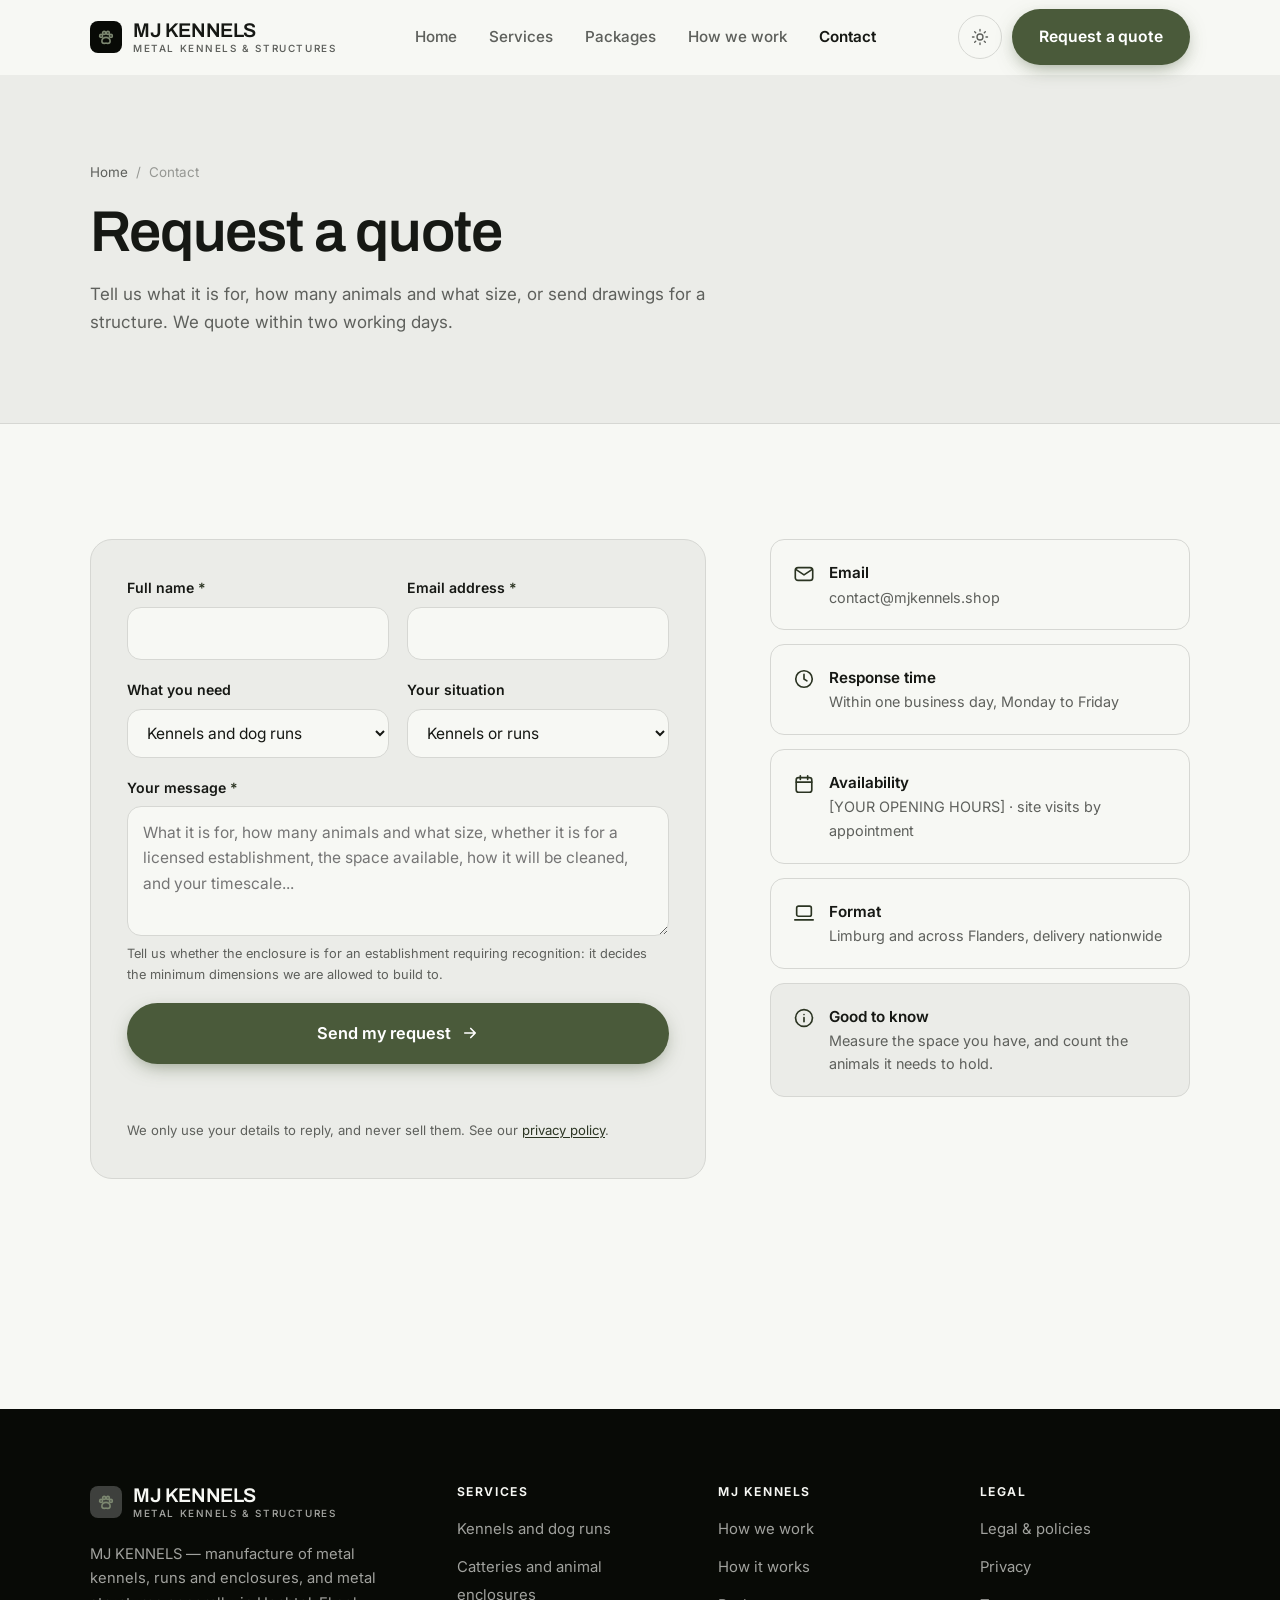
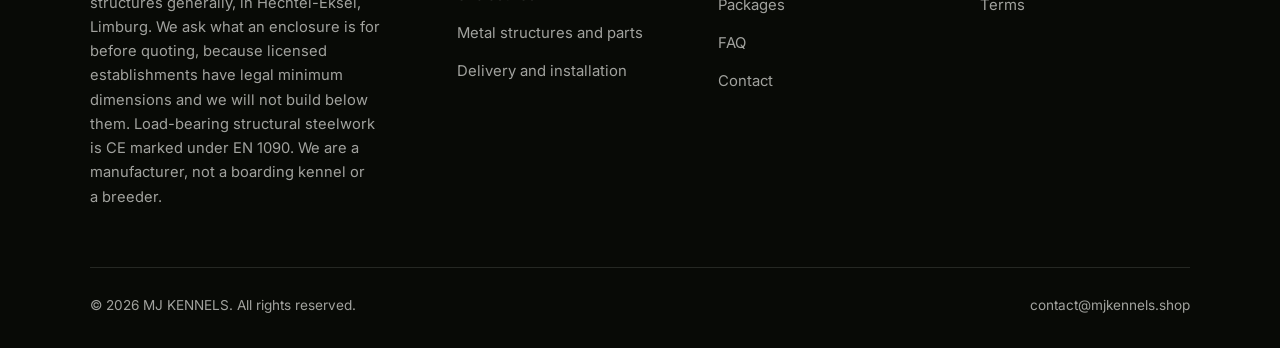
<file: contact.html>
<!DOCTYPE html>
<html lang="en" class="no-js">
<head>
<meta charset="utf-8">
<meta name="viewport" content="width=device-width, initial-scale=1">
<title>Contact — MJ KENNELS</title>
<meta name="description" content="Contact MJ KENNELS in Hechtel-Eksel for a quotation on kennels, enclosures or metal structures. We quote within two working days.">
<link rel="canonical" href="https://mjkennels.shop/contact.html">

<meta property="og:type" content="website">
<meta property="og:url" content="https://mjkennels.shop/contact.html">
<meta property="og:site_name" content="MJ KENNELS">
<meta property="og:locale" content="en_US">
<meta property="og:title" content="Contact — MJ KENNELS">
<meta property="og:description" content="Contact MJ KENNELS in Hechtel-Eksel for a quotation on kennels, enclosures or metal structures. We quote within two working days.">
<meta name="theme-color" content="#080a06">

<link rel="icon" href="assets/img/favicon.svg" type="image/svg+xml">
<link rel="preconnect" href="https://fonts.googleapis.com">
<link rel="preconnect" href="https://fonts.gstatic.com" crossorigin>
<link rel="stylesheet" href="https://fonts.googleapis.com/css2?family=Archivo:wght@400;500;600;700&family=Inter:wght@400..700&display=swap">
<link rel="stylesheet" href="assets/css/style.css">

<!-- Thème appliqué avant le premier rendu (évite le flash) -->
<script>
document.documentElement.classList.remove('no-js');
(function(){try{var t=localStorage.getItem('site-theme');if(t){document.documentElement.setAttribute('data-theme',t);}}catch(e){}})();
</script>
</head>

<body>
<a class="skip-link" href="#main">Skip to main content</a>

<header class="site-header">
  <nav class="wrap nav" aria-label="Main navigation">
    <a class="brand" href="index.html">
      <svg class="brand__mark" viewBox="0 0 64 64" aria-hidden="true">
        <rect class="bm-bg" width="64" height="64" rx="16"/>
        <g class="bm-ic" transform="translate(14 14) scale(1.5)" fill="none" stroke-width="2.1" stroke-linecap="round" stroke-linejoin="round"><circle cx="5.5" cy="10.5" r="2"/><circle cx="9.5" cy="6.5" r="2"/><circle cx="14.5" cy="6.5" r="2"/><circle cx="18.5" cy="10.5" r="2"/><path d="M12 12.5c-3 0-5.5 2.2-5.5 4.8 0 1.8 1.4 3.2 3.2 3.2.9 0 1.6-.3 2.3-.3s1.4.3 2.3.3c1.8 0 3.2-1.4 3.2-3.2 0-2.6-2.5-4.8-5.5-4.8z"/></g>
      </svg>
      <span>MJ KENNELS<span class="brand__sub">METAL KENNELS &amp; STRUCTURES</span></span>
    </a>

    <ul class="nav__links" id="nav-links">
      <li><a href="index.html">Home</a></li>
      <li><a href="programs.html">Services</a></li>
      <li><a href="index.html#pricing">Packages</a></li>
      <li><a href="about.html">How we work</a></li>
      <li><a href="contact.html" aria-current="page">Contact</a></li>
      <li><a class="btn btn--primary" href="contact.html">Request a quote</a></li>
    </ul>

    <div class="nav__cta">
      <button class="theme-toggle" type="button" aria-label="Switch to dark theme">
        <svg class="icon-sun" viewBox="0 0 24 24" fill="none" stroke="currentColor" stroke-width="1.8" stroke-linecap="round" aria-hidden="true"><circle cx="12" cy="12" r="4"/><path d="M12 2v2m0 16v2M2 12h2m16 0h2M4.9 4.9l1.4 1.4m11.4 11.4 1.4 1.4M19.1 4.9l-1.4 1.4M6.3 17.7l-1.4 1.4"/></svg>
        <svg class="icon-moon" viewBox="0 0 24 24" fill="none" stroke="currentColor" stroke-width="1.8" stroke-linecap="round" stroke-linejoin="round" aria-hidden="true"><path d="M21 12.8A9 9 0 1 1 11.2 3a7 7 0 0 0 9.8 9.8z"/></svg>
      </button>
      <a class="btn btn--primary" href="contact.html">Request a quote</a>
      <button class="nav__toggle" type="button" aria-expanded="false" aria-controls="nav-links" aria-label="Open menu">
        <svg class="icon-open" viewBox="0 0 24 24" fill="none" stroke="currentColor" stroke-width="2" stroke-linecap="round" aria-hidden="true"><path d="M3 6h18M3 12h18M3 18h18"/></svg>
        <svg class="icon-close" viewBox="0 0 24 24" fill="none" stroke="currentColor" stroke-width="2" stroke-linecap="round" aria-hidden="true"><path d="M6 6l12 12M18 6L6 18"/></svg>
      </button>
    </div>
  </nav>
</header>

<main id="main">

<section class="page-head">
  <div class="wrap">
    <nav class="breadcrumb" aria-label="Breadcrumb">
      <a href="index.html">Home</a><span>/</span><span aria-current="page">Contact</span>
    </nav>
    <h1>Request a quote</h1>
    <p>Tell us what it is for, how many animals and what size, or send drawings for a structure. We quote within two working days.</p>
  </div>
</section>

<section class="section wrap">
  <div class="form-layout">

    <!--
      FORM: the action attribute holds a placeholder id. Create a free form at
      https://formspree.io and replace VOTRE_ID_FORMSPREE. Until then, the button
      opens the visitor's email app with a pre-filled message to contact@mjkennels.shop.
    -->
    <form class="form" id="contact-form" action="https://formspree.io/f/VOTRE_ID_FORMSPREE" method="POST"
          data-email="contact@mjkennels.shop" data-subject="Quotation enquiry"
          data-msg-mail="Your email app will open with the message ready to send." data-msg-sending="Sending…"
          data-msg-ok="Thanks! Your message is on its way. We reply within one business day." data-msg-err="Sending failed. Please email us directly at">
      <div class="form__row">
        <div class="field">
          <label for="nom">Full name <span class="req" aria-hidden="true">*</span></label>
          <input type="text" id="nom" name="nom" autocomplete="name" required>
        </div>
        <div class="field">
          <label for="email">Email address <span class="req" aria-hidden="true">*</span></label>
          <input type="email" id="email" name="email" autocomplete="email" required>
        </div>
      </div>

      <div class="form__row">
        <div class="field">
          <label for="programme">What you need</label>
          <select id="programme" name="programme">
            <option>Kennels and dog runs</option>
            <option>Catteries and animal enclosures</option>
            <option>Metal structures and parts</option>
            <option>Delivery and installation</option>
            <option>Not sure yet</option>
          </select>
        </div>
        <div class="field">
          <label for="niveau">Your situation</label>
          <select id="niveau" name="niveau">
            <option>Kennels or runs</option>
            <option>A cattery or enclosure</option>
            <option>A metal structure</option>
            <option>Delivery or installation</option>
          </select>
        </div>
      </div>

      <div class="field">
        <label for="message">Your message <span class="req" aria-hidden="true">*</span></label>
        <textarea id="message" name="message" required placeholder="What it is for, how many animals and what size, whether it is for a licensed establishment, the space available, how it will be cleaned, and your timescale..."></textarea>
        <span class="field__hint">Tell us whether the enclosure is for an establishment requiring recognition: it decides the minimum dimensions we are allowed to build to.</span>
      </div>

      <!-- Bot trap: hidden from humans -->
      <div class="visually-hidden" aria-hidden="true">
        <label for="site-web">Leave this field empty</label>
        <input type="text" id="site-web" name="_gotcha" tabindex="-1" autocomplete="off">
      </div>

      <button class="btn btn--primary btn--lg" type="submit">Send my request <svg viewBox="0 0 24 24" fill="none" stroke="currentColor" stroke-width="2.2" stroke-linecap="round" stroke-linejoin="round" aria-hidden="true"><path d="M5 12h14M13 6l6 6-6 6"/></svg></button>

      <p id="form-status" class="form__status" role="status" aria-live="polite"></p>

      <p class="form__note">
        We only use your details to reply, and never sell them. See our <a href="legal.html#privacy">privacy policy</a>.
      </p>
    </form>

    <aside class="contact-aside">
      <div class="contact-card">
        <svg viewBox="0 0 24 24" fill="none" stroke="currentColor" stroke-width="1.8" stroke-linecap="round" stroke-linejoin="round" aria-hidden="true"><rect x="2.5" y="5" width="19" height="14" rx="3"/><path d="M3 7l9 6 9-6"/></svg>
        <div><b>Email</b><a href="mailto:contact@mjkennels.shop">contact@mjkennels.shop</a></div>
      </div>
      <div class="contact-card">
        <svg viewBox="0 0 24 24" fill="none" stroke="currentColor" stroke-width="1.8" stroke-linecap="round" stroke-linejoin="round" aria-hidden="true"><circle cx="12" cy="12" r="9"/><path d="M12 7v5l3.2 2"/></svg>
        <div><b>Response time</b><span>Within one business day, Monday to Friday</span></div>
      </div>
      <div class="contact-card">
        <svg viewBox="0 0 24 24" fill="none" stroke="currentColor" stroke-width="1.8" stroke-linecap="round" stroke-linejoin="round" aria-hidden="true"><rect x="3.5" y="5" width="17" height="16" rx="2.5"/><path d="M8 3v4M16 3v4M3.5 10h17"/></svg>
        <div><b>Availability</b><span>[YOUR OPENING HOURS] · site visits by appointment</span></div>
      </div>
      <div class="contact-card">
        <svg viewBox="0 0 24 24" fill="none" stroke="currentColor" stroke-width="1.8" stroke-linecap="round" stroke-linejoin="round" aria-hidden="true"><rect x="4" y="4.5" width="16" height="11" rx="2"/><path d="M2 19.5h20"/></svg>
        <div><b>Format</b><span>Limburg and across Flanders, delivery nationwide</span></div>
      </div>
      <div class="contact-card contact-card--soft">
        <svg viewBox="0 0 24 24" fill="none" stroke="currentColor" stroke-width="1.8" stroke-linecap="round" stroke-linejoin="round" aria-hidden="true"><circle cx="12" cy="12" r="9.2"/><path d="M12 16v-4.5M12 8.2v.1"/></svg>
        <div><b>Good to know</b><span>Measure the space you have, and count the animals it needs to hold.</span></div>
      </div>
    </aside>

  </div>
</section>

</main>

<footer class="site-footer">
  <div class="wrap">
    <div class="footer__grid">
      <div class="footer__brand">
        <a class="brand" href="index.html">
          <svg class="brand__mark" viewBox="0 0 64 64" aria-hidden="true">
        <rect class="bm-bg" width="64" height="64" rx="16"/>
        <g class="bm-ic" transform="translate(14 14) scale(1.5)" fill="none" stroke-width="2.1" stroke-linecap="round" stroke-linejoin="round"><circle cx="5.5" cy="10.5" r="2"/><circle cx="9.5" cy="6.5" r="2"/><circle cx="14.5" cy="6.5" r="2"/><circle cx="18.5" cy="10.5" r="2"/><path d="M12 12.5c-3 0-5.5 2.2-5.5 4.8 0 1.8 1.4 3.2 3.2 3.2.9 0 1.6-.3 2.3-.3s1.4.3 2.3.3c1.8 0 3.2-1.4 3.2-3.2 0-2.6-2.5-4.8-5.5-4.8z"/></g>
      </svg>
          <span>MJ KENNELS<span class="brand__sub">METAL KENNELS &amp; STRUCTURES</span></span>
        </a>
        <p>MJ KENNELS — manufacture of metal kennels, runs and enclosures, and metal structures generally, in Hechtel-Eksel, Limburg. We ask what an enclosure is for before quoting, because licensed establishments have legal minimum dimensions and we will not build below them. Load-bearing structural steelwork is CE marked under EN 1090. We are a manufacturer, not a boarding kennel or a breeder.</p>
      </div>

      <div class="footer__col">
        <h4>Services</h4>
        <ul>
          <li><a href="programs.html#kennels">Kennels and dog runs</a></li>
          <li><a href="programs.html#enclosures">Catteries and animal enclosures</a></li>
          <li><a href="programs.html#structures">Metal structures and parts</a></li>
          <li><a href="programs.html#install">Delivery and installation</a></li>
        </ul>
      </div>

      <div class="footer__col">
        <h4>MJ KENNELS</h4>
        <ul>
          <li><a href="about.html">How we work</a></li>
          <li><a href="index.html#how-it-works">How it works</a></li>
          <li><a href="index.html#pricing">Packages</a></li>
          <li><a href="index.html#faq">FAQ</a></li>
          <li><a href="contact.html">Contact</a></li>
        </ul>
      </div>

      <div class="footer__col">
        <h4>Legal</h4>
        <ul>
          <li><a href="legal.html">Legal &amp; policies</a></li>
          <li><a href="legal.html#privacy">Privacy</a></li>
          <li><a href="legal.html#terms">Terms</a></li>
        </ul>
      </div>
    </div>

    <div class="footer__bottom">
      <p>© <span data-year>2026</span> MJ KENNELS. All rights reserved.</p>
      <p><a href="mailto:contact@mjkennels.shop">contact@mjkennels.shop</a></p>
    </div>
  </div>
</footer>

<script src="assets/js/main.js" defer></script>
</body>
</html>
</file>
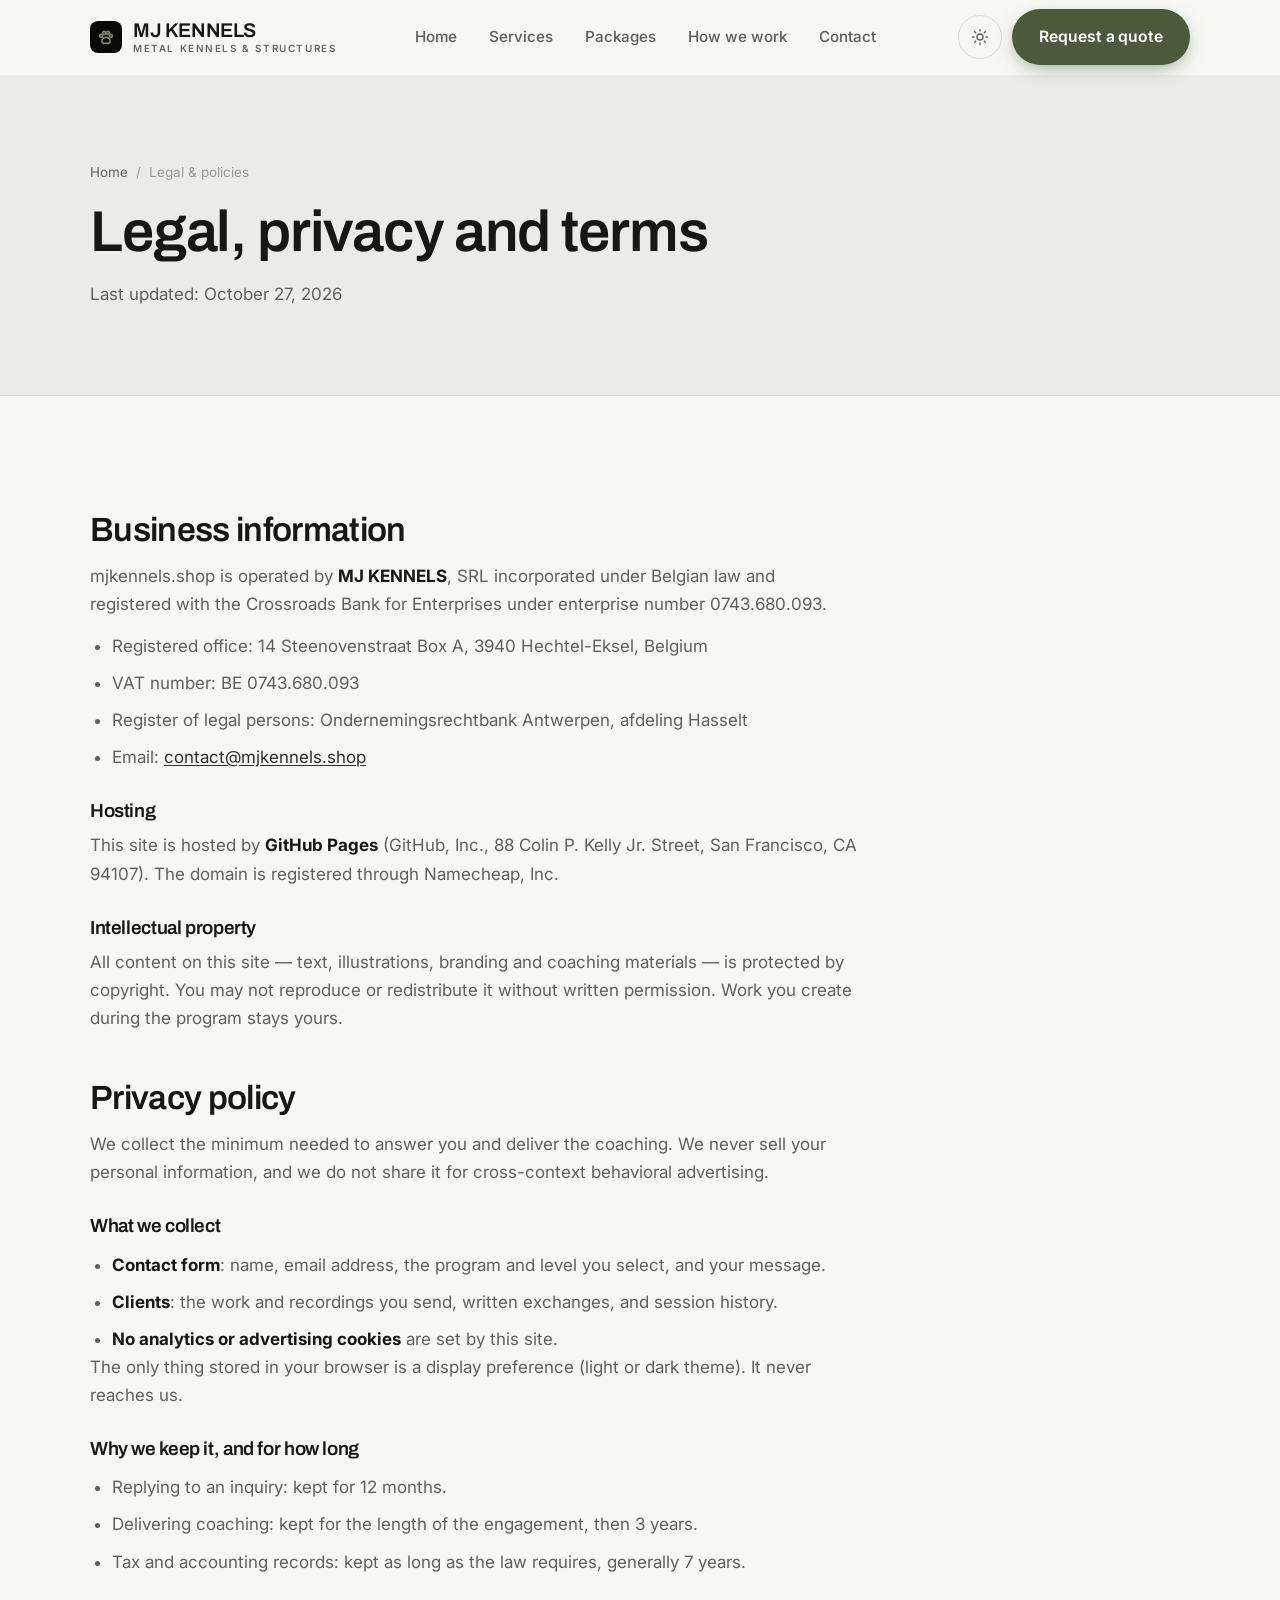
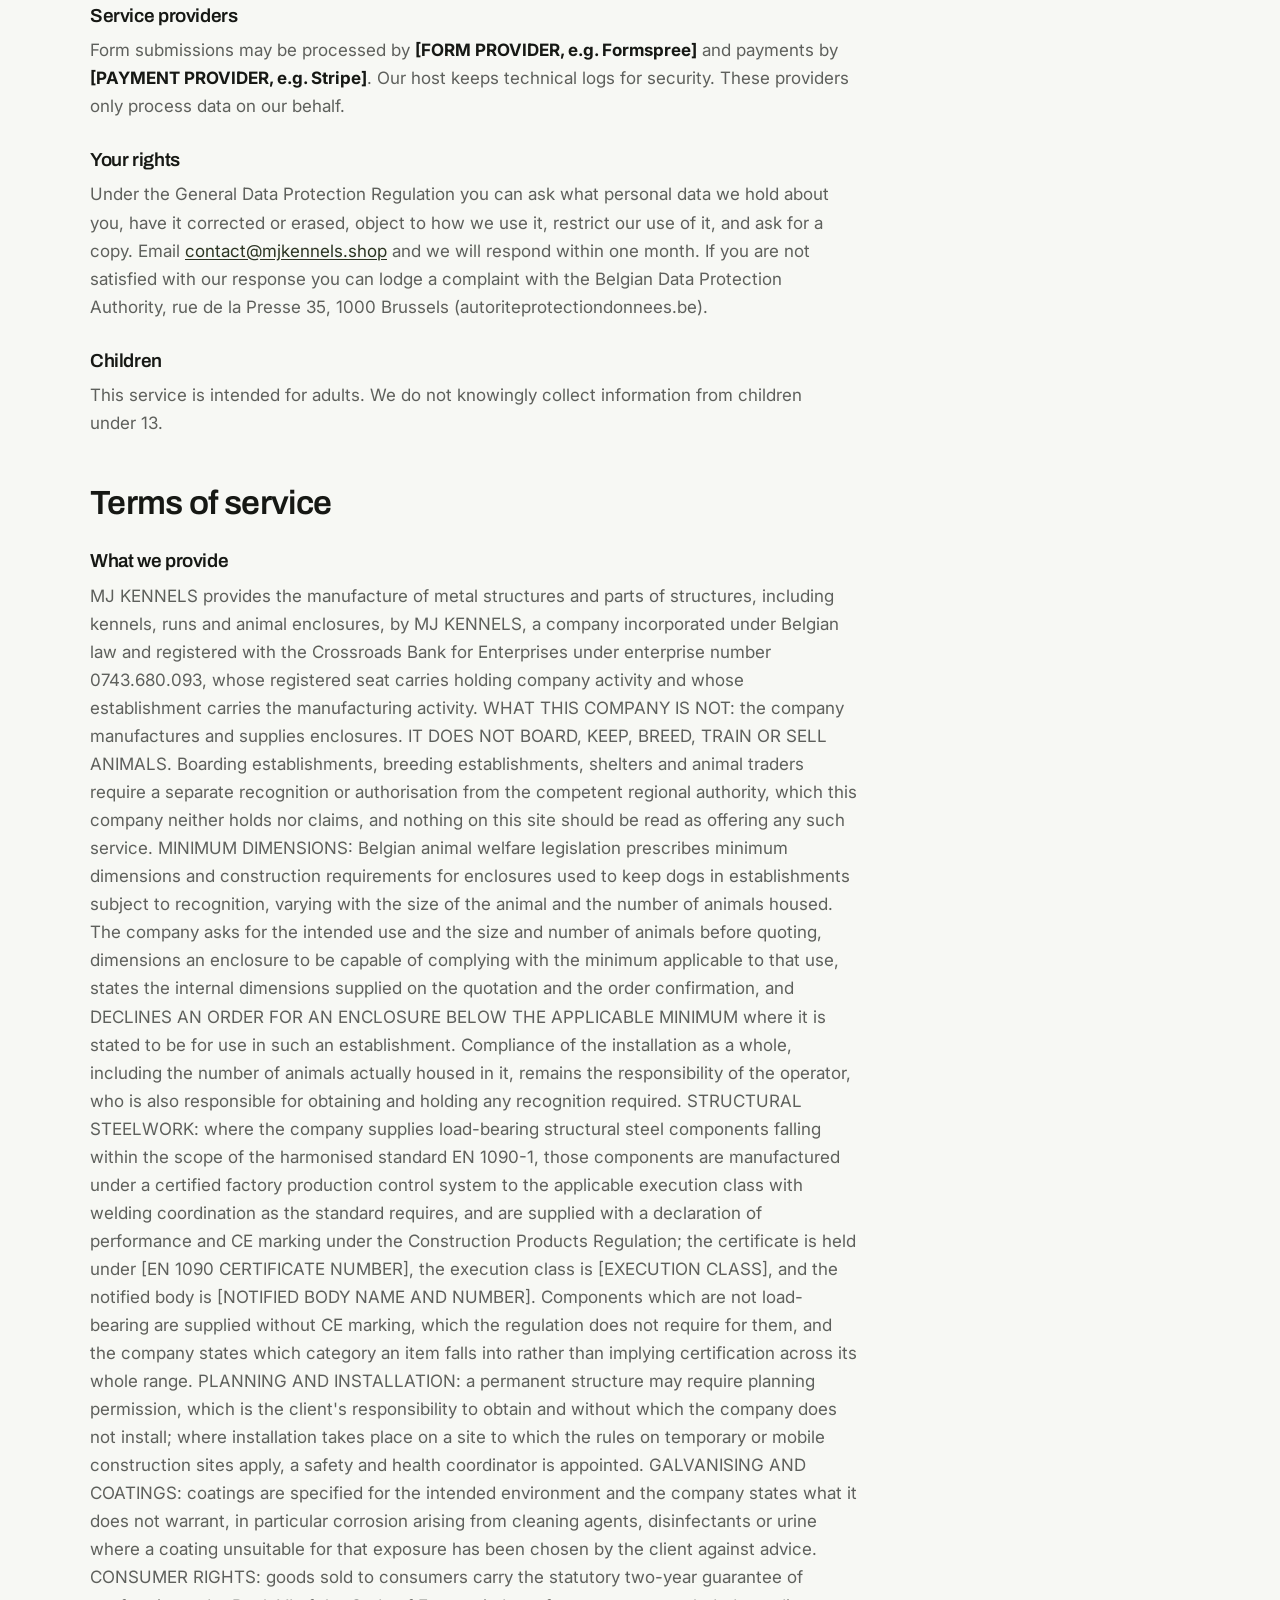
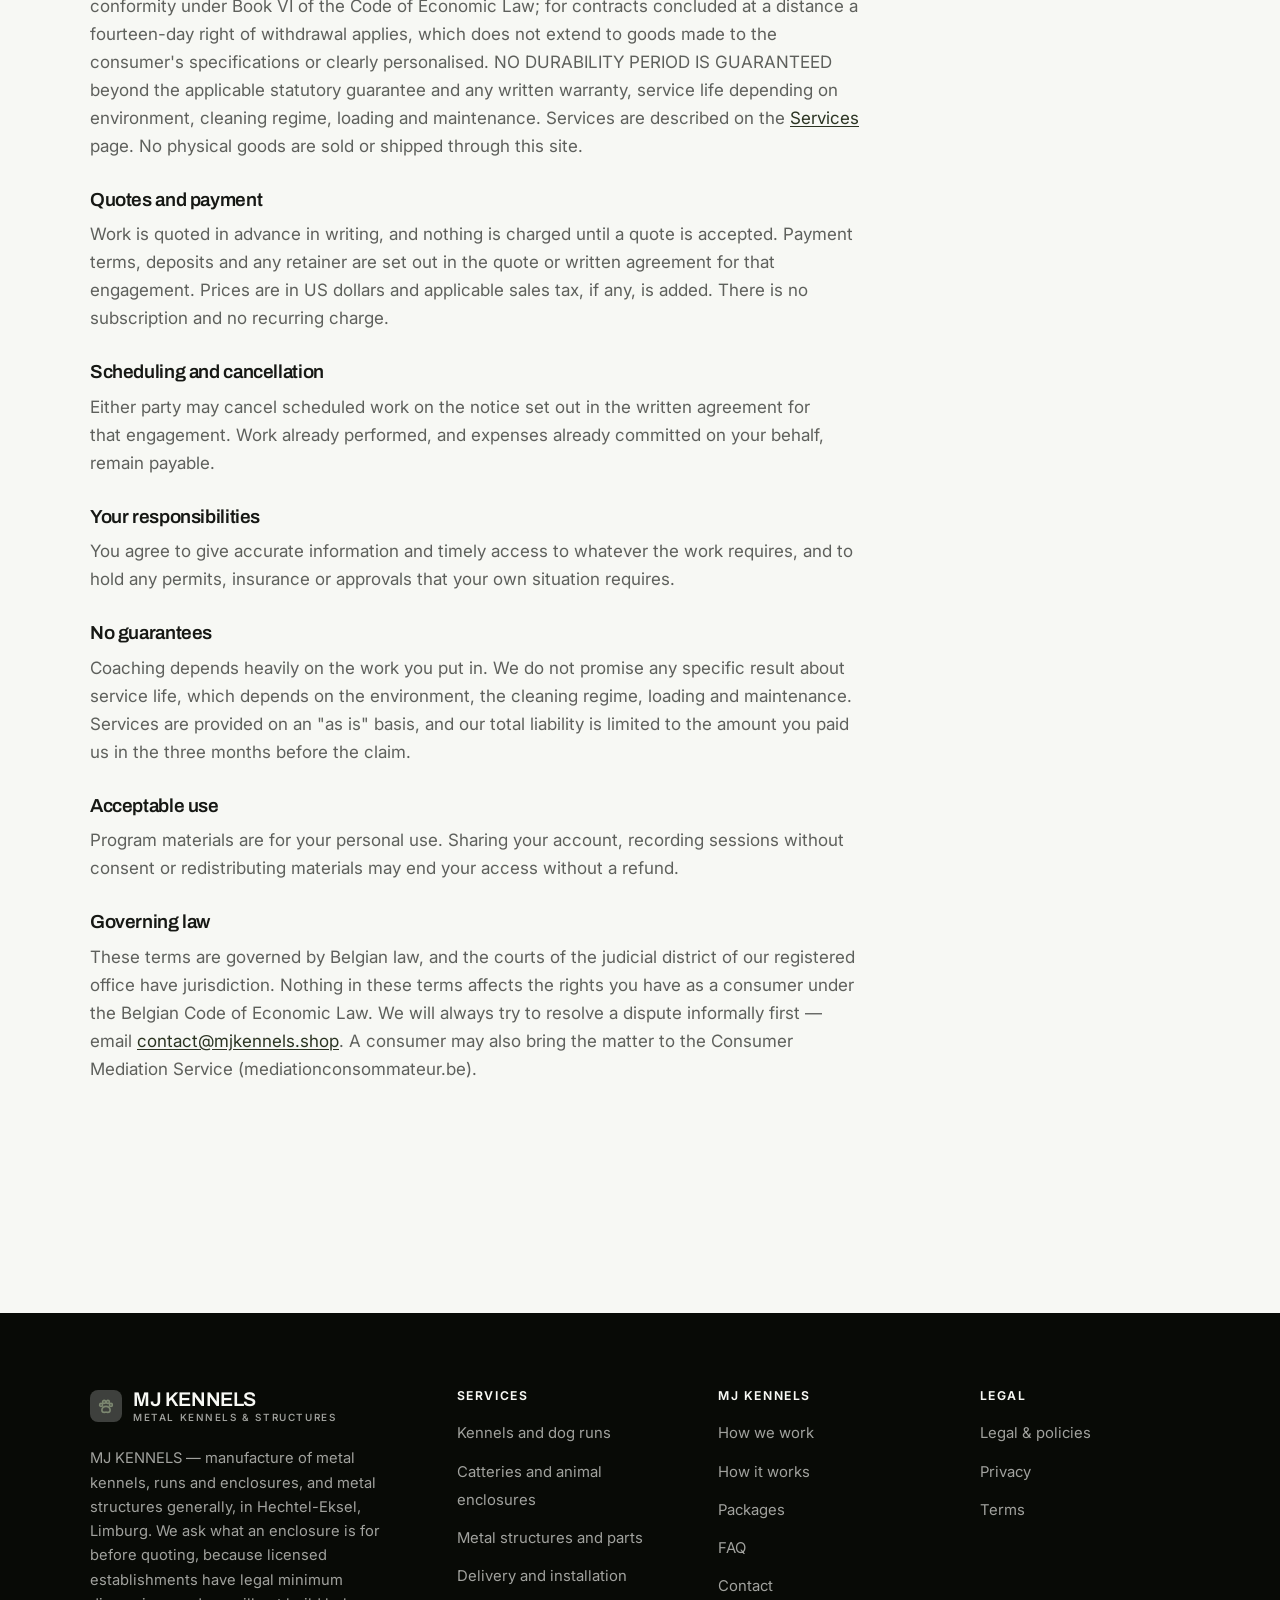
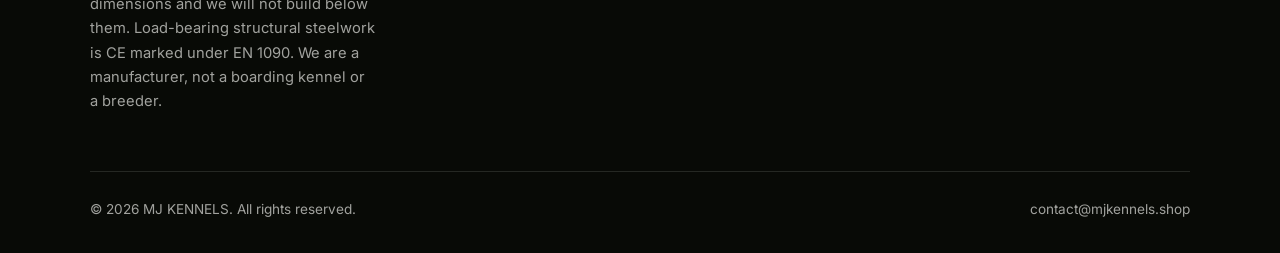
<file: legal.html>
<!DOCTYPE html>
<html lang="en" class="no-js">
<head>
<meta charset="utf-8">
<meta name="viewport" content="width=device-width, initial-scale=1">
<title>Legal, privacy and terms — MJ KENNELS</title>
<meta name="description" content="Business information, privacy policy and terms of service for MJ KENNELS.">
<meta name="robots" content="noindex">

<meta property="og:type" content="website">
<meta property="og:url" content="https://mjkennels.shop/legal.html">
<meta property="og:site_name" content="MJ KENNELS">
<meta property="og:locale" content="en_US">
<meta property="og:title" content="Legal, privacy and terms — MJ KENNELS">
<meta property="og:description" content="Business information, privacy policy and terms of service for MJ KENNELS.">
<meta name="theme-color" content="#080a06">

<link rel="icon" href="assets/img/favicon.svg" type="image/svg+xml">
<link rel="preconnect" href="https://fonts.googleapis.com">
<link rel="preconnect" href="https://fonts.gstatic.com" crossorigin>
<link rel="stylesheet" href="https://fonts.googleapis.com/css2?family=Archivo:wght@400;500;600;700&family=Inter:wght@400..700&display=swap">
<link rel="stylesheet" href="assets/css/style.css">

<!-- Thème appliqué avant le premier rendu (évite le flash) -->
<script>
document.documentElement.classList.remove('no-js');
(function(){try{var t=localStorage.getItem('site-theme');if(t){document.documentElement.setAttribute('data-theme',t);}}catch(e){}})();
</script>
</head>

<body>
<a class="skip-link" href="#main">Skip to main content</a>

<header class="site-header">
  <nav class="wrap nav" aria-label="Main navigation">
    <a class="brand" href="index.html">
      <svg class="brand__mark" viewBox="0 0 64 64" aria-hidden="true">
        <rect class="bm-bg" width="64" height="64" rx="16"/>
        <g class="bm-ic" transform="translate(14 14) scale(1.5)" fill="none" stroke-width="2.1" stroke-linecap="round" stroke-linejoin="round"><circle cx="5.5" cy="10.5" r="2"/><circle cx="9.5" cy="6.5" r="2"/><circle cx="14.5" cy="6.5" r="2"/><circle cx="18.5" cy="10.5" r="2"/><path d="M12 12.5c-3 0-5.5 2.2-5.5 4.8 0 1.8 1.4 3.2 3.2 3.2.9 0 1.6-.3 2.3-.3s1.4.3 2.3.3c1.8 0 3.2-1.4 3.2-3.2 0-2.6-2.5-4.8-5.5-4.8z"/></g>
      </svg>
      <span>MJ KENNELS<span class="brand__sub">METAL KENNELS &amp; STRUCTURES</span></span>
    </a>

    <ul class="nav__links" id="nav-links">
      <li><a href="index.html">Home</a></li>
      <li><a href="programs.html">Services</a></li>
      <li><a href="index.html#pricing">Packages</a></li>
      <li><a href="about.html">How we work</a></li>
      <li><a href="contact.html">Contact</a></li>
      <li><a class="btn btn--primary" href="contact.html">Request a quote</a></li>
    </ul>

    <div class="nav__cta">
      <button class="theme-toggle" type="button" aria-label="Switch to dark theme">
        <svg class="icon-sun" viewBox="0 0 24 24" fill="none" stroke="currentColor" stroke-width="1.8" stroke-linecap="round" aria-hidden="true"><circle cx="12" cy="12" r="4"/><path d="M12 2v2m0 16v2M2 12h2m16 0h2M4.9 4.9l1.4 1.4m11.4 11.4 1.4 1.4M19.1 4.9l-1.4 1.4M6.3 17.7l-1.4 1.4"/></svg>
        <svg class="icon-moon" viewBox="0 0 24 24" fill="none" stroke="currentColor" stroke-width="1.8" stroke-linecap="round" stroke-linejoin="round" aria-hidden="true"><path d="M21 12.8A9 9 0 1 1 11.2 3a7 7 0 0 0 9.8 9.8z"/></svg>
      </button>
      <a class="btn btn--primary" href="contact.html">Request a quote</a>
      <button class="nav__toggle" type="button" aria-expanded="false" aria-controls="nav-links" aria-label="Open menu">
        <svg class="icon-open" viewBox="0 0 24 24" fill="none" stroke="currentColor" stroke-width="2" stroke-linecap="round" aria-hidden="true"><path d="M3 6h18M3 12h18M3 18h18"/></svg>
        <svg class="icon-close" viewBox="0 0 24 24" fill="none" stroke="currentColor" stroke-width="2" stroke-linecap="round" aria-hidden="true"><path d="M6 6l12 12M18 6L6 18"/></svg>
      </button>
    </div>
  </nav>
</header>

<main id="main">

<section class="page-head">
  <div class="wrap">
    <nav class="breadcrumb" aria-label="Breadcrumb">
      <a href="index.html">Home</a><span>/</span><span aria-current="page">Legal &amp; policies</span>
    </nav>
    <h1>Legal, privacy and terms</h1>
    <p>Last updated: <time datetime="2026-10-27">October 27, 2026</time></p>
  </div>
</section>

<section class="section wrap">
  <div class="prose">

    <!--
      TO DO: this is a skeleton, not legal advice. Replace every [BRACKET] with
      your real details before selling, and have a lawyer review it if you can.
      Consumer protection rules differ by state.
    -->

    <h2 id="business">Business information</h2>
    <p>
      mjkennels.shop is operated by <strong>MJ KENNELS</strong>,
      SRL incorporated under Belgian law and registered with the
      Crossroads Bank for Enterprises under enterprise number 0743.680.093.
    </p>
    <ul>
      <li>Registered office: 14 Steenovenstraat Box A, 3940 Hechtel-Eksel, Belgium</li>
      <li>VAT number: BE 0743.680.093</li>
      <li>Register of legal persons: Ondernemingsrechtbank Antwerpen, afdeling Hasselt</li>
      <li>Email: <a href="mailto:contact@mjkennels.shop">contact@mjkennels.shop</a></li>
    </ul>

    <h3>Hosting</h3>
    <p>
      This site is hosted by <strong>GitHub Pages</strong> (GitHub, Inc., 88 Colin P. Kelly Jr. Street,
      San Francisco, CA 94107). The domain is registered through Namecheap, Inc.
    </p>

    <h3>Intellectual property</h3>
    <p>
      All content on this site — text, illustrations, branding and coaching materials — is protected by
      copyright. You may not reproduce or redistribute it without written permission. Work you create during
      the program stays yours.
    </p>

    <h2 id="privacy">Privacy policy</h2>
    <p>
      We collect the minimum needed to answer you and deliver the coaching. We never sell your personal
      information, and we do not share it for cross-context behavioral advertising.
    </p>
    <h3>What we collect</h3>
    <ul>
      <li><strong>Contact form</strong>: name, email address, the program and level you select, and your message.</li>
      <li><strong>Clients</strong>: the work and recordings you send, written exchanges, and session history.</li>
      <li><strong>No analytics or advertising cookies</strong> are set by this site.</li>
    </ul>
    <p>
      The only thing stored in your browser is a display preference (light or dark theme). It never reaches us.
    </p>
    <h3>Why we keep it, and for how long</h3>
    <ul>
      <li>Replying to an inquiry: kept for 12 months.</li>
      <li>Delivering coaching: kept for the length of the engagement, then 3 years.</li>
      <li>Tax and accounting records: kept as long as the law requires, generally 7 years.</li>
    </ul>
    <h3>Service providers</h3>
    <p>
      Form submissions may be processed by <strong>[FORM PROVIDER, e.g. Formspree]</strong> and payments by
      <strong>[PAYMENT PROVIDER, e.g. Stripe]</strong>. Our host keeps technical logs for security. These
      providers only process data on our behalf.
    </p>
    <h3>Your rights</h3>
    <p>
      Under the General Data Protection Regulation you can ask what personal data we hold about you,
      have it corrected or erased, object to how we use it, restrict our use of it, and ask for a copy.
      Email <a href="mailto:contact@mjkennels.shop">contact@mjkennels.shop</a> and we will respond within one month. If you are not
      satisfied with our response you can lodge a complaint with the Belgian Data Protection Authority,
      rue de la Presse 35, 1000 Brussels (autoriteprotectiondonnees.be).
    </p>
    <h3>Children</h3>
    <p>
      This service is intended for adults. We do not knowingly collect information from children under 13.
    </p>

    <h2 id="terms">Terms of service</h2>
    <h3>What we provide</h3>
    <p>
      MJ KENNELS provides the manufacture of metal structures and parts of structures, including kennels, runs and animal enclosures, by MJ KENNELS, a company incorporated under Belgian law and registered with the Crossroads Bank for Enterprises under enterprise number 0743.680.093, whose registered seat carries holding company activity and whose establishment carries the manufacturing activity. WHAT THIS COMPANY IS NOT: the company manufactures and supplies enclosures. IT DOES NOT BOARD, KEEP, BREED, TRAIN OR SELL ANIMALS. Boarding establishments, breeding establishments, shelters and animal traders require a separate recognition or authorisation from the competent regional authority, which this company neither holds nor claims, and nothing on this site should be read as offering any such service. MINIMUM DIMENSIONS: Belgian animal welfare legislation prescribes minimum dimensions and construction requirements for enclosures used to keep dogs in establishments subject to recognition, varying with the size of the animal and the number of animals housed. The company asks for the intended use and the size and number of animals before quoting, dimensions an enclosure to be capable of complying with the minimum applicable to that use, states the internal dimensions supplied on the quotation and the order confirmation, and DECLINES AN ORDER FOR AN ENCLOSURE BELOW THE APPLICABLE MINIMUM where it is stated to be for use in such an establishment. Compliance of the installation as a whole, including the number of animals actually housed in it, remains the responsibility of the operator, who is also responsible for obtaining and holding any recognition required. STRUCTURAL STEELWORK: where the company supplies load-bearing structural steel components falling within the scope of the harmonised standard EN 1090-1, those components are manufactured under a certified factory production control system to the applicable execution class with welding coordination as the standard requires, and are supplied with a declaration of performance and CE marking under the Construction Products Regulation; the certificate is held under [EN 1090 CERTIFICATE NUMBER], the execution class is [EXECUTION CLASS], and the notified body is [NOTIFIED BODY NAME AND NUMBER]. Components which are not load-bearing are supplied without CE marking, which the regulation does not require for them, and the company states which category an item falls into rather than implying certification across its whole range. PLANNING AND INSTALLATION: a permanent structure may require planning permission, which is the client's responsibility to obtain and without which the company does not install; where installation takes place on a site to which the rules on temporary or mobile construction sites apply, a safety and health coordinator is appointed. GALVANISING AND COATINGS: coatings are specified for the intended environment and the company states what it does not warrant, in particular corrosion arising from cleaning agents, disinfectants or urine where a coating unsuitable for that exposure has been chosen by the client against advice. CONSUMER RIGHTS: goods sold to consumers carry the statutory two-year guarantee of conformity under Book VI of the Code of Economic Law; for contracts concluded at a distance a fourteen-day right of withdrawal applies, which does not extend to goods made to the consumer's specifications or clearly personalised. NO DURABILITY PERIOD IS GUARANTEED beyond the applicable statutory guarantee and any written warranty, service life depending on environment, cleaning regime, loading and maintenance. Services are described on the
      <a href="programs.html">Services</a> page. No physical goods are sold or shipped through this site.
    </p>
    <h3>Quotes and payment</h3>
    <p>
      Work is quoted in advance in writing, and nothing is charged until a quote is accepted. Payment terms,
      deposits and any retainer are set out in the quote or written agreement for that engagement. Prices are in
      US dollars and applicable sales tax, if any, is added. There is no subscription and no recurring charge.
    </p>
    <h3>Scheduling and cancellation</h3>
    <p>
      Either party may cancel scheduled work on the notice set out in the written agreement for that engagement.
      Work already performed, and expenses already committed on your behalf, remain payable.
    </p>
    <h3>Your responsibilities</h3>
    <p>
      You agree to give accurate information and timely access to whatever the work requires, and to hold any
      permits, insurance or approvals that your own situation requires.
    </p>

    <h3>No guarantees</h3>
    <p>
      Coaching depends heavily on the work you put in. We do not promise any specific result
      about service life, which depends on the environment, the cleaning regime, loading and maintenance. Services are provided on an "as is" basis, and our total
      liability is limited to the amount you paid us in the three months before the claim.
    </p>
    <h3>Acceptable use</h3>
    <p>
      Program materials are for your personal use. Sharing your account, recording sessions without consent
      or redistributing materials may end your access without a refund.
    </p>
    <h3>Governing law</h3>
    <p>
      These terms are governed by Belgian law, and the courts of the judicial district of our
      registered office have jurisdiction. Nothing in these terms affects the rights you have as a
      consumer under the Belgian Code of Economic Law. We will always try to resolve a dispute
      informally first — email <a href="mailto:contact@mjkennels.shop">contact@mjkennels.shop</a>. A consumer may also bring the
      matter to the Consumer Mediation Service (mediationconsommateur.be).
    </p>

  </div>
</section>

</main>

<footer class="site-footer">
  <div class="wrap">
    <div class="footer__grid">
      <div class="footer__brand">
        <a class="brand" href="index.html">
          <svg class="brand__mark" viewBox="0 0 64 64" aria-hidden="true">
        <rect class="bm-bg" width="64" height="64" rx="16"/>
        <g class="bm-ic" transform="translate(14 14) scale(1.5)" fill="none" stroke-width="2.1" stroke-linecap="round" stroke-linejoin="round"><circle cx="5.5" cy="10.5" r="2"/><circle cx="9.5" cy="6.5" r="2"/><circle cx="14.5" cy="6.5" r="2"/><circle cx="18.5" cy="10.5" r="2"/><path d="M12 12.5c-3 0-5.5 2.2-5.5 4.8 0 1.8 1.4 3.2 3.2 3.2.9 0 1.6-.3 2.3-.3s1.4.3 2.3.3c1.8 0 3.2-1.4 3.2-3.2 0-2.6-2.5-4.8-5.5-4.8z"/></g>
      </svg>
          <span>MJ KENNELS<span class="brand__sub">METAL KENNELS &amp; STRUCTURES</span></span>
        </a>
        <p>MJ KENNELS — manufacture of metal kennels, runs and enclosures, and metal structures generally, in Hechtel-Eksel, Limburg. We ask what an enclosure is for before quoting, because licensed establishments have legal minimum dimensions and we will not build below them. Load-bearing structural steelwork is CE marked under EN 1090. We are a manufacturer, not a boarding kennel or a breeder.</p>
      </div>

      <div class="footer__col">
        <h4>Services</h4>
        <ul>
          <li><a href="programs.html#kennels">Kennels and dog runs</a></li>
          <li><a href="programs.html#enclosures">Catteries and animal enclosures</a></li>
          <li><a href="programs.html#structures">Metal structures and parts</a></li>
          <li><a href="programs.html#install">Delivery and installation</a></li>
        </ul>
      </div>

      <div class="footer__col">
        <h4>MJ KENNELS</h4>
        <ul>
          <li><a href="about.html">How we work</a></li>
          <li><a href="index.html#how-it-works">How it works</a></li>
          <li><a href="index.html#pricing">Packages</a></li>
          <li><a href="index.html#faq">FAQ</a></li>
          <li><a href="contact.html">Contact</a></li>
        </ul>
      </div>

      <div class="footer__col">
        <h4>Legal</h4>
        <ul>
          <li><a href="legal.html">Legal &amp; policies</a></li>
          <li><a href="legal.html#privacy">Privacy</a></li>
          <li><a href="legal.html#terms">Terms</a></li>
        </ul>
      </div>
    </div>

    <div class="footer__bottom">
      <p>© <span data-year>2026</span> MJ KENNELS. All rights reserved.</p>
      <p><a href="mailto:contact@mjkennels.shop">contact@mjkennels.shop</a></p>
    </div>
  </div>
</footer>

<script src="assets/js/main.js" defer></script>
</body>
</html>
</file>
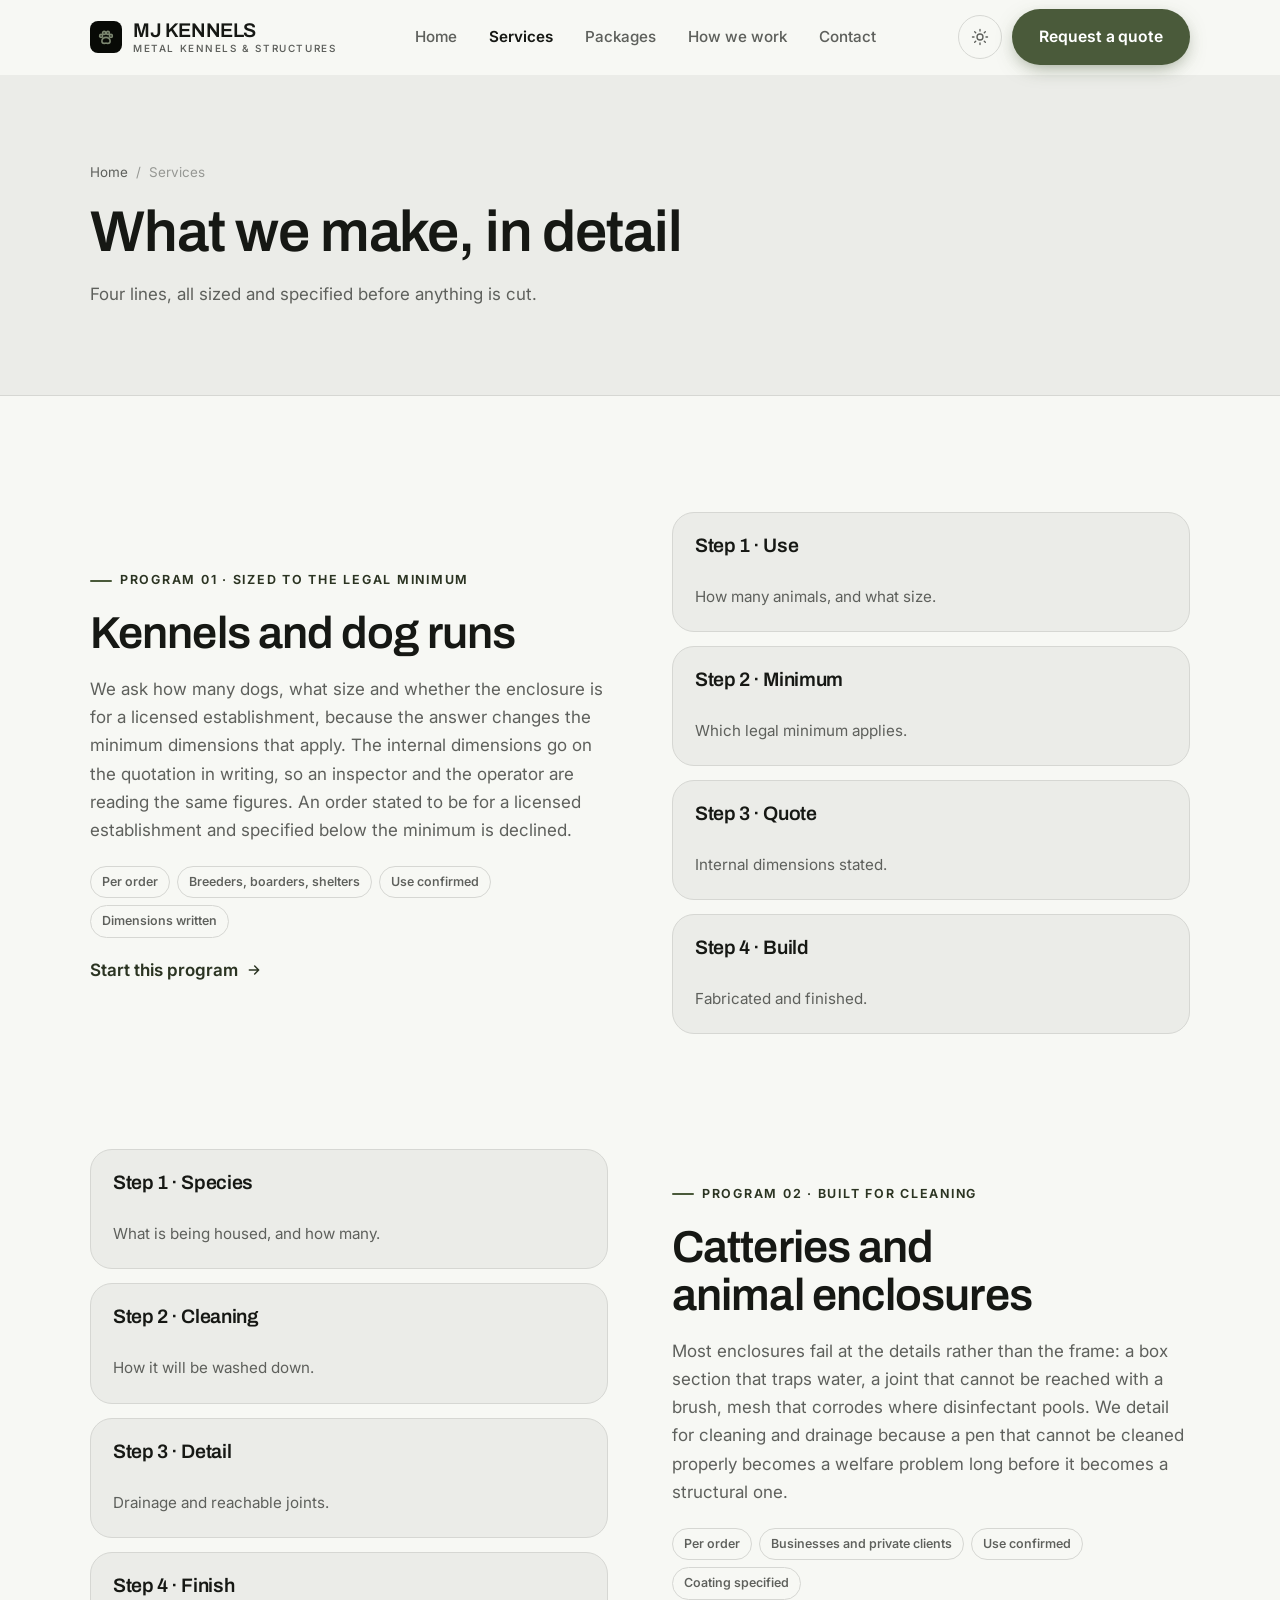
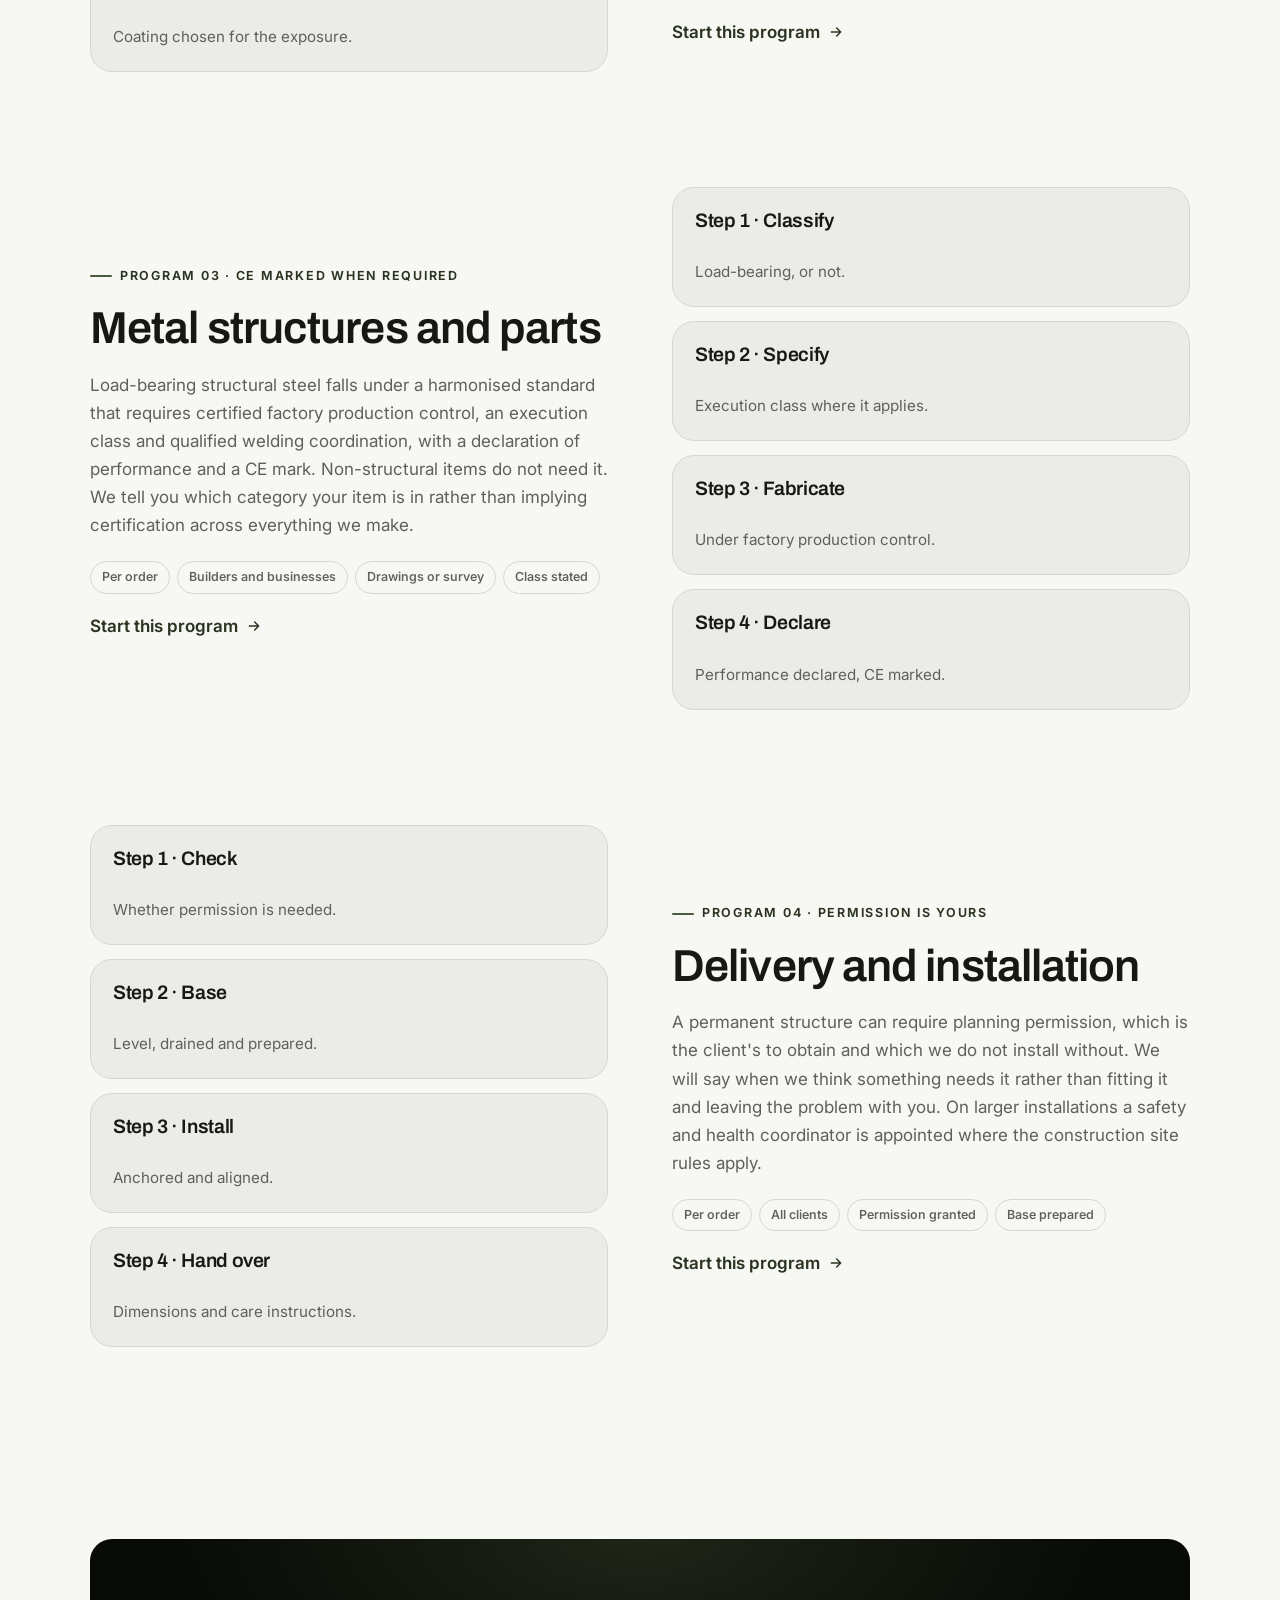
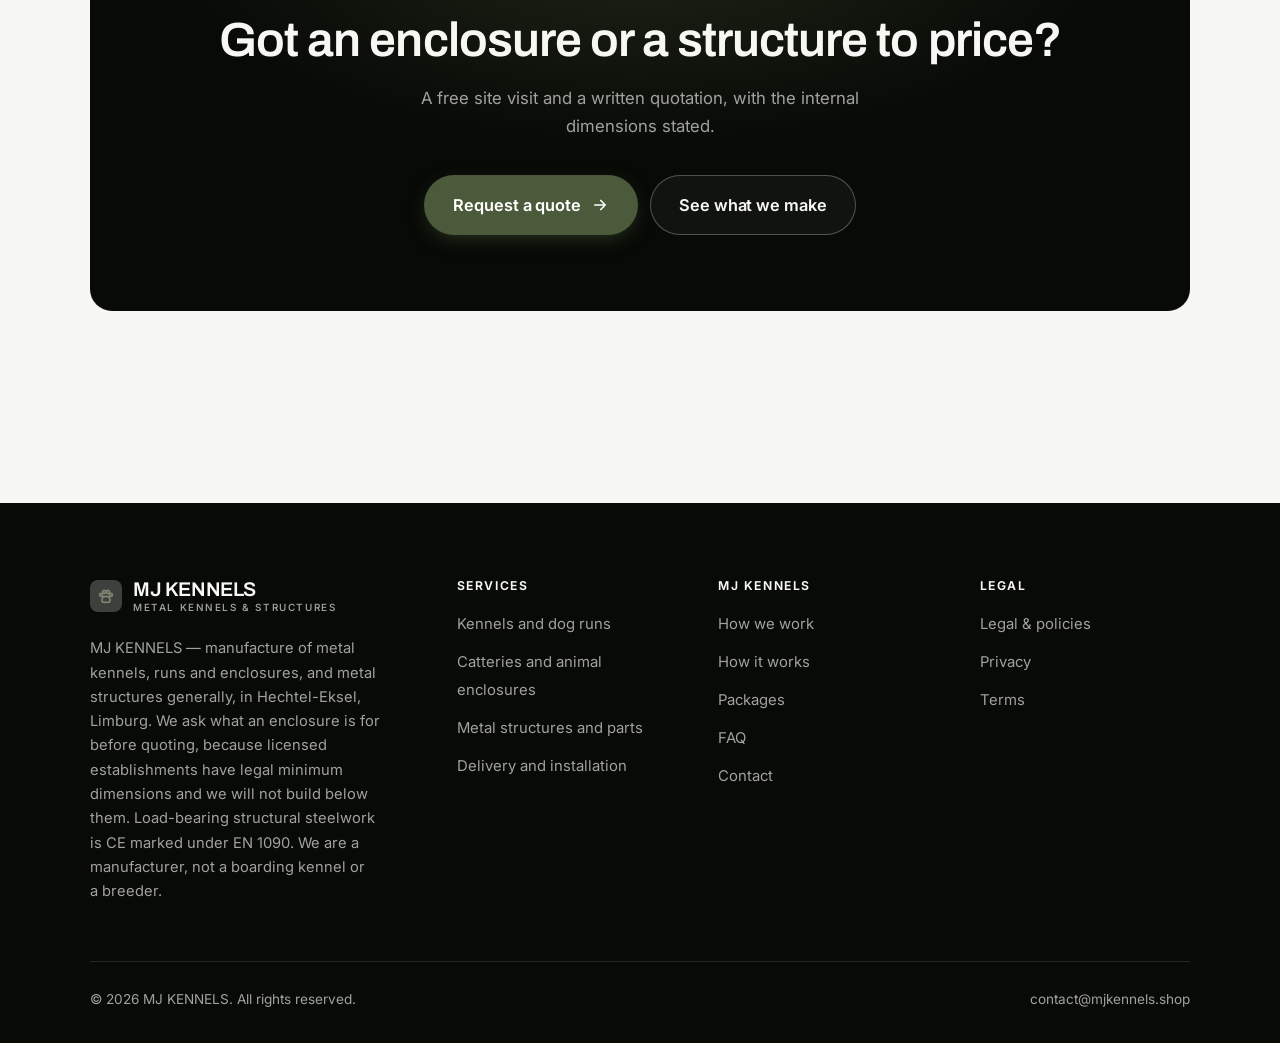
<file: programs.html>
<!DOCTYPE html>
<html lang="en" class="no-js">
<head>
<meta charset="utf-8">
<meta name="viewport" content="width=device-width, initial-scale=1">
<title>Services — MJ KENNELS</title>
<meta name="description" content="What MJ KENNELS makes: kennels and dog runs, catteries and animal enclosures, metal structures and parts, and delivery and installation.">
<link rel="canonical" href="https://mjkennels.shop/programs.html">

<meta property="og:type" content="website">
<meta property="og:url" content="https://mjkennels.shop/programs.html">
<meta property="og:site_name" content="MJ KENNELS">
<meta property="og:locale" content="en_US">
<meta property="og:title" content="Services — MJ KENNELS">
<meta property="og:description" content="What MJ KENNELS makes: kennels and dog runs, catteries and animal enclosures, metal structures and parts, and delivery and installation.">
<meta name="theme-color" content="#080a06">

<link rel="icon" href="assets/img/favicon.svg" type="image/svg+xml">
<link rel="preconnect" href="https://fonts.googleapis.com">
<link rel="preconnect" href="https://fonts.gstatic.com" crossorigin>
<link rel="stylesheet" href="https://fonts.googleapis.com/css2?family=Archivo:wght@400;500;600;700&family=Inter:wght@400..700&display=swap">
<link rel="stylesheet" href="assets/css/style.css">

<!-- Thème appliqué avant le premier rendu (évite le flash) -->
<script>
document.documentElement.classList.remove('no-js');
(function(){try{var t=localStorage.getItem('site-theme');if(t){document.documentElement.setAttribute('data-theme',t);}}catch(e){}})();
</script>
</head>

<body>
<a class="skip-link" href="#main">Skip to main content</a>

<header class="site-header">
  <nav class="wrap nav" aria-label="Main navigation">
    <a class="brand" href="index.html">
      <svg class="brand__mark" viewBox="0 0 64 64" aria-hidden="true">
        <rect class="bm-bg" width="64" height="64" rx="16"/>
        <g class="bm-ic" transform="translate(14 14) scale(1.5)" fill="none" stroke-width="2.1" stroke-linecap="round" stroke-linejoin="round"><circle cx="5.5" cy="10.5" r="2"/><circle cx="9.5" cy="6.5" r="2"/><circle cx="14.5" cy="6.5" r="2"/><circle cx="18.5" cy="10.5" r="2"/><path d="M12 12.5c-3 0-5.5 2.2-5.5 4.8 0 1.8 1.4 3.2 3.2 3.2.9 0 1.6-.3 2.3-.3s1.4.3 2.3.3c1.8 0 3.2-1.4 3.2-3.2 0-2.6-2.5-4.8-5.5-4.8z"/></g>
      </svg>
      <span>MJ KENNELS<span class="brand__sub">METAL KENNELS &amp; STRUCTURES</span></span>
    </a>

    <ul class="nav__links" id="nav-links">
      <li><a href="index.html">Home</a></li>
      <li><a href="programs.html" aria-current="page">Services</a></li>
      <li><a href="index.html#pricing">Packages</a></li>
      <li><a href="about.html">How we work</a></li>
      <li><a href="contact.html">Contact</a></li>
      <li><a class="btn btn--primary" href="contact.html">Request a quote</a></li>
    </ul>

    <div class="nav__cta">
      <button class="theme-toggle" type="button" aria-label="Switch to dark theme">
        <svg class="icon-sun" viewBox="0 0 24 24" fill="none" stroke="currentColor" stroke-width="1.8" stroke-linecap="round" aria-hidden="true"><circle cx="12" cy="12" r="4"/><path d="M12 2v2m0 16v2M2 12h2m16 0h2M4.9 4.9l1.4 1.4m11.4 11.4 1.4 1.4M19.1 4.9l-1.4 1.4M6.3 17.7l-1.4 1.4"/></svg>
        <svg class="icon-moon" viewBox="0 0 24 24" fill="none" stroke="currentColor" stroke-width="1.8" stroke-linecap="round" stroke-linejoin="round" aria-hidden="true"><path d="M21 12.8A9 9 0 1 1 11.2 3a7 7 0 0 0 9.8 9.8z"/></svg>
      </button>
      <a class="btn btn--primary" href="contact.html">Request a quote</a>
      <button class="nav__toggle" type="button" aria-expanded="false" aria-controls="nav-links" aria-label="Open menu">
        <svg class="icon-open" viewBox="0 0 24 24" fill="none" stroke="currentColor" stroke-width="2" stroke-linecap="round" aria-hidden="true"><path d="M3 6h18M3 12h18M3 18h18"/></svg>
        <svg class="icon-close" viewBox="0 0 24 24" fill="none" stroke="currentColor" stroke-width="2" stroke-linecap="round" aria-hidden="true"><path d="M6 6l12 12M18 6L6 18"/></svg>
      </button>
    </div>
  </nav>
</header>

<main id="main">

<section class="page-head">
  <div class="wrap">
    <nav class="breadcrumb" aria-label="Breadcrumb">
      <a href="index.html">Home</a><span>/</span><span aria-current="page">Services</span>
    </nav>
    <h1>What we make, in detail</h1>
    <p>Four lines, all sized and specified before anything is cut.</p>
  </div>
</section>

<section class="section wrap" id="kennels">
  <div class="split reveal">
    <div>
      <span class="eyebrow">Program 01 · Sized to the legal minimum</span>
      <h2>Kennels and dog runs</h2>
      <p>We ask how many dogs, what size and whether the enclosure is for a licensed establishment, because the answer changes the minimum dimensions that apply. The internal dimensions go on the quotation in writing, so an inspector and the operator are reading the same figures. An order stated to be for a licensed establishment and specified below the minimum is declined.</p>
      <ul class="tags"><li>Per order</li><li>Breeders, boarders, shelters</li><li>Use confirmed</li><li>Dimensions written</li></ul>
      <p><a class="arrow-link" href="contact.html">Start this program <svg viewBox="0 0 24 24" fill="none" stroke="currentColor" stroke-width="2.2" stroke-linecap="round" stroke-linejoin="round" aria-hidden="true"><path d="M5 12h14M13 6l6 6-6 6"/></svg></a></p>
    </div>
    <div class="grid grid--2 grid--tight">
      <article class="card card--sm">
        <h3>Step 1 · Use</h3>
        <p>How many animals, and what size.</p>
      </article>
      <article class="card card--sm">
        <h3>Step 2 · Minimum</h3>
        <p>Which legal minimum applies.</p>
      </article>
      <article class="card card--sm">
        <h3>Step 3 · Quote</h3>
        <p>Internal dimensions stated.</p>
      </article>
      <article class="card card--sm">
        <h3>Step 4 · Build</h3>
        <p>Fabricated and finished.</p>
      </article>
    </div>
  </div>
</section>

<section class="section section--flush wrap" id="enclosures">
  <div class="split reveal">
    <div class="grid grid--2 grid--tight">
      <article class="card card--sm">
        <h3>Step 1 · Species</h3>
        <p>What is being housed, and how many.</p>
      </article>
      <article class="card card--sm">
        <h3>Step 2 · Cleaning</h3>
        <p>How it will be washed down.</p>
      </article>
      <article class="card card--sm">
        <h3>Step 3 · Detail</h3>
        <p>Drainage and reachable joints.</p>
      </article>
      <article class="card card--sm">
        <h3>Step 4 · Finish</h3>
        <p>Coating chosen for the exposure.</p>
      </article>
    </div>
    <div>
      <span class="eyebrow">Program 02 · Built for cleaning</span>
      <h2>Catteries and animal enclosures</h2>
      <p>Most enclosures fail at the details rather than the frame: a box section that traps water, a joint that cannot be reached with a brush, mesh that corrodes where disinfectant pools. We detail for cleaning and drainage because a pen that cannot be cleaned properly becomes a welfare problem long before it becomes a structural one.</p>
      <ul class="tags"><li>Per order</li><li>Businesses and private clients</li><li>Use confirmed</li><li>Coating specified</li></ul>
      <p><a class="arrow-link" href="contact.html">Start this program <svg viewBox="0 0 24 24" fill="none" stroke="currentColor" stroke-width="2.2" stroke-linecap="round" stroke-linejoin="round" aria-hidden="true"><path d="M5 12h14M13 6l6 6-6 6"/></svg></a></p>
    </div>
  </div>
</section>

<section class="section section--flush wrap" id="structures">
  <div class="split reveal">
    <div>
      <span class="eyebrow">Program 03 · CE marked when required</span>
      <h2>Metal structures and parts</h2>
      <p>Load-bearing structural steel falls under a harmonised standard that requires certified factory production control, an execution class and qualified welding coordination, with a declaration of performance and a CE mark. Non-structural items do not need it. We tell you which category your item is in rather than implying certification across everything we make.</p>
      <ul class="tags"><li>Per order</li><li>Builders and businesses</li><li>Drawings or survey</li><li>Class stated</li></ul>
      <p><a class="arrow-link" href="contact.html">Start this program <svg viewBox="0 0 24 24" fill="none" stroke="currentColor" stroke-width="2.2" stroke-linecap="round" stroke-linejoin="round" aria-hidden="true"><path d="M5 12h14M13 6l6 6-6 6"/></svg></a></p>
    </div>
    <div class="grid grid--2 grid--tight">
      <article class="card card--sm">
        <h3>Step 1 · Classify</h3>
        <p>Load-bearing, or not.</p>
      </article>
      <article class="card card--sm">
        <h3>Step 2 · Specify</h3>
        <p>Execution class where it applies.</p>
      </article>
      <article class="card card--sm">
        <h3>Step 3 · Fabricate</h3>
        <p>Under factory production control.</p>
      </article>
      <article class="card card--sm">
        <h3>Step 4 · Declare</h3>
        <p>Performance declared, CE marked.</p>
      </article>
    </div>
  </div>
</section>

<section class="section section--flush wrap" id="install">
  <div class="split reveal">
    <div class="grid grid--2 grid--tight">
      <article class="card card--sm">
        <h3>Step 1 · Check</h3>
        <p>Whether permission is needed.</p>
      </article>
      <article class="card card--sm">
        <h3>Step 2 · Base</h3>
        <p>Level, drained and prepared.</p>
      </article>
      <article class="card card--sm">
        <h3>Step 3 · Install</h3>
        <p>Anchored and aligned.</p>
      </article>
      <article class="card card--sm">
        <h3>Step 4 · Hand over</h3>
        <p>Dimensions and care instructions.</p>
      </article>
    </div>
    <div>
      <span class="eyebrow">Program 04 · Permission is yours</span>
      <h2>Delivery and installation</h2>
      <p>A permanent structure can require planning permission, which is the client's to obtain and which we do not install without. We will say when we think something needs it rather than fitting it and leaving the problem with you. On larger installations a safety and health coordinator is appointed where the construction site rules apply.</p>
      <ul class="tags"><li>Per order</li><li>All clients</li><li>Permission granted</li><li>Base prepared</li></ul>
      <p><a class="arrow-link" href="contact.html">Start this program <svg viewBox="0 0 24 24" fill="none" stroke="currentColor" stroke-width="2.2" stroke-linecap="round" stroke-linejoin="round" aria-hidden="true"><path d="M5 12h14M13 6l6 6-6 6"/></svg></a></p>
    </div>
  </div>
</section>

<section class="wrap section--tight">
  <div class="cta-band reveal">
    <h2>Got an enclosure or a structure to price?</h2>
    <p>A free site visit and a written quotation, with the internal dimensions stated.</p>
    <div class="hero__actions">
      <a class="btn btn--primary btn--lg" href="contact.html">Request a quote <svg viewBox="0 0 24 24" fill="none" stroke="currentColor" stroke-width="2.2" stroke-linecap="round" stroke-linejoin="round" aria-hidden="true"><path d="M5 12h14M13 6l6 6-6 6"/></svg></a>
      <a class="btn btn--on-dark btn--lg" href="programs.html">See what we make</a>
    </div>
  </div>
</section>

</main>

<footer class="site-footer">
  <div class="wrap">
    <div class="footer__grid">
      <div class="footer__brand">
        <a class="brand" href="index.html">
          <svg class="brand__mark" viewBox="0 0 64 64" aria-hidden="true">
        <rect class="bm-bg" width="64" height="64" rx="16"/>
        <g class="bm-ic" transform="translate(14 14) scale(1.5)" fill="none" stroke-width="2.1" stroke-linecap="round" stroke-linejoin="round"><circle cx="5.5" cy="10.5" r="2"/><circle cx="9.5" cy="6.5" r="2"/><circle cx="14.5" cy="6.5" r="2"/><circle cx="18.5" cy="10.5" r="2"/><path d="M12 12.5c-3 0-5.5 2.2-5.5 4.8 0 1.8 1.4 3.2 3.2 3.2.9 0 1.6-.3 2.3-.3s1.4.3 2.3.3c1.8 0 3.2-1.4 3.2-3.2 0-2.6-2.5-4.8-5.5-4.8z"/></g>
      </svg>
          <span>MJ KENNELS<span class="brand__sub">METAL KENNELS &amp; STRUCTURES</span></span>
        </a>
        <p>MJ KENNELS — manufacture of metal kennels, runs and enclosures, and metal structures generally, in Hechtel-Eksel, Limburg. We ask what an enclosure is for before quoting, because licensed establishments have legal minimum dimensions and we will not build below them. Load-bearing structural steelwork is CE marked under EN 1090. We are a manufacturer, not a boarding kennel or a breeder.</p>
      </div>

      <div class="footer__col">
        <h4>Services</h4>
        <ul>
          <li><a href="programs.html#kennels">Kennels and dog runs</a></li>
          <li><a href="programs.html#enclosures">Catteries and animal enclosures</a></li>
          <li><a href="programs.html#structures">Metal structures and parts</a></li>
          <li><a href="programs.html#install">Delivery and installation</a></li>
        </ul>
      </div>

      <div class="footer__col">
        <h4>MJ KENNELS</h4>
        <ul>
          <li><a href="about.html">How we work</a></li>
          <li><a href="index.html#how-it-works">How it works</a></li>
          <li><a href="index.html#pricing">Packages</a></li>
          <li><a href="index.html#faq">FAQ</a></li>
          <li><a href="contact.html">Contact</a></li>
        </ul>
      </div>

      <div class="footer__col">
        <h4>Legal</h4>
        <ul>
          <li><a href="legal.html">Legal &amp; policies</a></li>
          <li><a href="legal.html#privacy">Privacy</a></li>
          <li><a href="legal.html#terms">Terms</a></li>
        </ul>
      </div>
    </div>

    <div class="footer__bottom">
      <p>© <span data-year>2026</span> MJ KENNELS. All rights reserved.</p>
      <p><a href="mailto:contact@mjkennels.shop">contact@mjkennels.shop</a></p>
    </div>
  </div>
</footer>

<script src="assets/js/main.js" defer></script>
</body>
</html>
</file>
<file: assets/css/style.css>
/* MJ KENNELS — couleurs et polices de la marque.
   Modifier ces valeurs suffit à changer l'identité visuelle de tout le site. */
:root {
  --c-accent:    #4a5a3a;
  --c-on-accent: #ffffff;
  --c-ink:       #080a06;
  --c-paper:     #f7f8f4;

  --accent-ink-light: color-mix(in srgb, var(--c-accent) 58%, black);
  --accent-on-dark:   color-mix(in srgb, var(--c-accent) 72%, white);

  --font-display: "Archivo", system-ui, -apple-system, "Segoe UI", sans-serif;
  --font-body: "Inter", system-ui, -apple-system, "Segoe UI", sans-serif;
  --display-weight: 600;
  --display-tracking: -.02em;
}

/* ==========================================================================
   Feuille de style commune aux sites de coaching
   Les couleurs de marque (--c-accent, --c-on-accent, --c-ink, --c-paper) et
   les polices sont définies juste au-dessus, par site. Tout le reste en dérive.
   ========================================================================== */

/* --------------------------------------------------------------------------
   1. Tokens dérivés
   -------------------------------------------------------------------------- */

:root {
  /* Thème clair */
  --paper:      var(--c-paper);
  --paper-2:    color-mix(in srgb, var(--c-paper) 95%, var(--c-ink));
  --paper-3:    color-mix(in srgb, var(--c-paper) 89%, var(--c-ink));
  --line:       color-mix(in srgb, var(--c-paper) 86%, var(--c-ink));
  --text:       color-mix(in srgb, var(--c-ink) 94%, var(--c-paper));
  --muted:      color-mix(in srgb, var(--c-ink) 64%, var(--c-paper));
  --accent:     var(--c-accent);
  --accent-600: color-mix(in srgb, var(--c-accent) 86%, black);
  --accent-ink: var(--accent-ink-light);
  --on-accent:  var(--c-on-accent);
  --ink:        var(--c-ink);
  --ink-soft:   color-mix(in srgb, var(--c-ink) 90%, white);
  --on-ink:     var(--c-paper);
  --on-ink-mut: color-mix(in srgb, var(--c-paper) 64%, var(--c-ink));
  --brand-bg:   var(--c-ink);

  /* Rayons */
  --r-sm: 8px;
  --r-md: 14px;
  --r-lg: 22px;
  --r-full: 999px;

  /* Ombres */
  --sh-1: 0 1px 2px rgba(0, 0, 0, .05), 0 2px 8px rgba(0, 0, 0, .04);
  --sh-2: 0 2px 4px rgba(0, 0, 0, .05), 0 12px 32px rgba(0, 0, 0, .09);
  --sh-3: 0 4px 8px rgba(0, 0, 0, .06), 0 24px 56px rgba(0, 0, 0, .14);

  /* Rythme */
  --gutter: clamp(16px, 4vw, 40px);
  --maxw: 1180px;
  --section-y: clamp(64px, 9vw, 124px);

  --ease: cubic-bezier(.22, .61, .36, 1);
}

/* Thème sombre — suit le système, sauf si l'utilisateur a choisi « clair » */
@media (prefers-color-scheme: dark) {
  :root:not([data-theme="light"]) {
    --paper:      var(--c-ink);
    --paper-2:    color-mix(in srgb, var(--c-ink) 92%, white);
    --paper-3:    color-mix(in srgb, var(--c-ink) 86%, white);
    --line:       color-mix(in srgb, var(--c-ink) 80%, white);
    --text:       color-mix(in srgb, var(--c-paper) 94%, var(--c-ink));
    --muted:      color-mix(in srgb, var(--c-paper) 66%, var(--c-ink));
    --accent-ink: var(--accent-on-dark);
    --ink:        color-mix(in srgb, var(--c-ink) 72%, black);
    --brand-bg:   color-mix(in srgb, var(--c-ink) 80%, white);
    --sh-1: 0 1px 2px rgba(0, 0, 0, .4), 0 2px 8px rgba(0, 0, 0, .3);
    --sh-2: 0 2px 4px rgba(0, 0, 0, .4), 0 12px 32px rgba(0, 0, 0, .45);
    --sh-3: 0 4px 8px rgba(0, 0, 0, .45), 0 24px 56px rgba(0, 0, 0, .55);
  }
}

/* Thème sombre — choix explicite */
:root[data-theme="dark"] {
  --paper:      var(--c-ink);
  --paper-2:    color-mix(in srgb, var(--c-ink) 92%, white);
  --paper-3:    color-mix(in srgb, var(--c-ink) 86%, white);
  --line:       color-mix(in srgb, var(--c-ink) 80%, white);
  --text:       color-mix(in srgb, var(--c-paper) 94%, var(--c-ink));
  --muted:      color-mix(in srgb, var(--c-paper) 66%, var(--c-ink));
  --accent-ink: var(--accent-on-dark);
  --ink:        color-mix(in srgb, var(--c-ink) 72%, black);
  --brand-bg:   color-mix(in srgb, var(--c-ink) 80%, white);
  --sh-1: 0 1px 2px rgba(0, 0, 0, .4), 0 2px 8px rgba(0, 0, 0, .3);
  --sh-2: 0 2px 4px rgba(0, 0, 0, .4), 0 12px 32px rgba(0, 0, 0, .45);
  --sh-3: 0 4px 8px rgba(0, 0, 0, .45), 0 24px 56px rgba(0, 0, 0, .55);
}

/* --------------------------------------------------------------------------
   2. Reset / base
   -------------------------------------------------------------------------- */

*, *::before, *::after { box-sizing: border-box; }

* { margin: 0; }

html {
  -webkit-text-size-adjust: 100%;
  scroll-behavior: smooth;
  scroll-padding-top: 88px;
}

body {
  background: var(--paper);
  color: var(--text);
  font-family: var(--font-body);
  font-size: 17px;
  line-height: 1.65;
  -webkit-font-smoothing: antialiased;
  text-rendering: optimizeLegibility;
  overflow-x: hidden;
}

img, svg, video { display: block; max-width: 100%; height: auto; }

a { color: inherit; text-decoration: none; }

button, input, textarea, select { font: inherit; color: inherit; }

h1, h2, h3, h4 {
  font-family: var(--font-display);
  font-weight: var(--display-weight);
  line-height: 1.08;
  letter-spacing: var(--display-tracking);
  text-wrap: balance;
}

p { text-wrap: pretty; }

:focus-visible {
  outline: 3px solid var(--accent);
  outline-offset: 3px;
  border-radius: 4px;
}

::selection { background: var(--accent); color: var(--on-accent); }

/* --------------------------------------------------------------------------
   3. Utilitaires de mise en page
   -------------------------------------------------------------------------- */

.wrap {
  width: 100%;
  max-width: var(--maxw);
  margin-inline: auto;
  padding-inline: var(--gutter);
}

.section { padding-block: var(--section-y); }
.section--flush { padding-top: 0; }
.section--tight { padding-block: clamp(48px, 6vw, 80px); }

.skip-link {
  position: absolute;
  left: 12px;
  top: -100px;
  z-index: 200;
  background: var(--accent);
  color: var(--on-accent);
  padding: 12px 20px;
  border-radius: var(--r-sm);
  font-weight: 600;
  transition: top .2s var(--ease);
}
.skip-link:focus { top: 12px; }

.eyebrow {
  display: inline-flex;
  align-items: center;
  gap: 8px;
  font-size: .78rem;
  font-weight: 650;
  letter-spacing: .14em;
  text-transform: uppercase;
  color: var(--accent-ink);
  margin-bottom: 18px;
}
.eyebrow::before {
  content: "";
  width: 22px;
  height: 2px;
  background: var(--accent);
  border-radius: 2px;
}

.section-head { max-width: 62ch; margin-bottom: clamp(36px, 5vw, 60px); }
.section-head h2 { font-size: clamp(2rem, 4.4vw, 3.1rem); }
.section-head p {
  margin-top: 18px;
  color: var(--muted);
  font-size: clamp(1rem, 1.6vw, 1.12rem);
  max-width: 58ch;
}

.section-head--center { margin-inline: auto; text-align: center; }
.section-head--center .eyebrow { justify-content: center; }
.section-head--center p { margin-inline: auto; }

/* --------------------------------------------------------------------------
   4. Boutons
   -------------------------------------------------------------------------- */

.btn {
  display: inline-flex;
  align-items: center;
  justify-content: center;
  gap: 10px;
  padding: 14px 26px;
  border: 1px solid transparent;
  border-radius: var(--r-full);
  font-weight: 620;
  font-size: .98rem;
  letter-spacing: -.005em;
  cursor: pointer;
  white-space: nowrap;
  transition: transform .18s var(--ease), background-color .18s var(--ease),
              border-color .18s var(--ease), box-shadow .18s var(--ease), color .18s var(--ease);
}
.btn:hover { transform: translateY(-2px); }
.btn:active { transform: translateY(0); }

.btn--primary {
  background: var(--accent);
  color: var(--on-accent);
  box-shadow: 0 6px 20px -6px color-mix(in srgb, var(--c-accent) 65%, transparent);
}
.btn--primary:hover {
  background: var(--accent-600);
  box-shadow: 0 12px 28px -8px color-mix(in srgb, var(--c-accent) 70%, transparent);
}

.btn--ghost {
  border-color: var(--line);
  background: transparent;
  color: var(--text);
}
.btn--ghost:hover { border-color: var(--accent); color: var(--accent-ink); }

.btn--on-dark {
  border-color: color-mix(in srgb, var(--c-paper) 28%, transparent);
  color: var(--on-ink);
  background: color-mix(in srgb, var(--c-paper) 4%, transparent);
}
.btn--on-dark:hover {
  border-color: color-mix(in srgb, var(--c-paper) 60%, transparent);
  background: color-mix(in srgb, var(--c-paper) 10%, transparent);
}

.btn--lg { padding: 16px 28px; font-size: 1.02rem; }
.btn--block { width: 100%; }

.btn svg { width: 18px; height: 18px; flex: none; }

@media (max-width: 420px) {
  .btn--lg { padding: 15px 22px; font-size: 1rem; white-space: normal; text-align: center; }
}

/* Lien fléché */
.arrow-link {
  display: inline-flex;
  align-items: center;
  gap: 8px;
  font-weight: 620;
  color: var(--accent-ink);
}
.arrow-link svg { width: 16px; height: 16px; transition: transform .18s var(--ease); }
.arrow-link:hover svg { transform: translateX(4px); }

/* --------------------------------------------------------------------------
   5. En-tête / navigation
   -------------------------------------------------------------------------- */

.site-header {
  position: sticky;
  top: 0;
  z-index: 100;
  background: color-mix(in srgb, var(--paper) 82%, transparent);
  backdrop-filter: saturate(180%) blur(14px);
  -webkit-backdrop-filter: saturate(180%) blur(14px);
  border-bottom: 1px solid transparent;
  transition: border-color .25s var(--ease), background-color .25s var(--ease);
}
.site-header.is-stuck {
  border-bottom-color: var(--line);
  background: color-mix(in srgb, var(--paper) 94%, transparent);
}

.nav {
  display: flex;
  align-items: center;
  justify-content: space-between;
  gap: 24px;
  height: 74px;
}

.brand {
  display: inline-flex;
  align-items: center;
  gap: 11px;
  font-family: var(--font-display);
  font-weight: var(--display-weight);
  font-size: 1.24rem;
  letter-spacing: var(--display-tracking);
  flex: none;
  line-height: 1.1;
}
.brand__mark { width: 32px; height: 32px; flex: none; }
.brand__mark .bm-bg { fill: var(--brand-bg); }
.brand__mark .bm-ic { stroke: var(--accent-on-dark); color: var(--accent-on-dark); }
.brand__sub {
  display: block;
  font-family: var(--font-body);
  font-size: .62rem;
  font-weight: 550;
  letter-spacing: .16em;
  text-transform: uppercase;
  color: var(--muted);
  margin-top: 1px;
}

.nav__links {
  display: flex;
  align-items: center;
  gap: 4px;
  list-style: none;
  padding: 0;
}
.nav__links a {
  display: block;
  padding: 9px 14px;
  border-radius: var(--r-full);
  font-size: .95rem;
  font-weight: 520;
  color: var(--muted);
  transition: color .16s var(--ease), background-color .16s var(--ease);
}
.nav__links a:hover { color: var(--text); background: var(--paper-2); }
.nav__links a[aria-current="page"] { color: var(--text); font-weight: 620; }
.nav__links .btn { display: none; }

.nav__cta { display: flex; align-items: center; gap: 10px; flex: none; }

.nav__toggle {
  display: none;
  width: 44px;
  height: 44px;
  align-items: center;
  justify-content: center;
  background: transparent;
  border: 1px solid var(--line);
  border-radius: var(--r-full);
  cursor: pointer;
}
.nav__toggle svg { width: 20px; height: 20px; }
.nav__toggle .icon-close { display: none; }
.nav__toggle[aria-expanded="true"] .icon-open { display: none; }
.nav__toggle[aria-expanded="true"] .icon-close { display: block; }

@media (max-width: 900px) {
  .nav__links, .nav__cta .btn { display: none; }
  .nav__toggle { display: inline-flex; }

  .nav__links {
    position: fixed;
    inset: 74px 0 auto;
    flex-direction: column;
    align-items: stretch;
    gap: 2px;
    padding: 20px var(--gutter) 32px;
    background: var(--paper);
    border-bottom: 1px solid var(--line);
    box-shadow: var(--sh-2);
  }
  .nav__links.is-open { display: flex; }
  .nav__links a { padding: 14px 4px; font-size: 1.1rem; border-radius: var(--r-sm); }
  .nav__links a.btn { display: inline-flex; margin-top: 14px; padding: 14px 26px; color: var(--on-accent); }
}

@media (max-width: 380px) {
  .brand__sub { display: none; }
}

/* Bouton de thème */
.theme-toggle {
  width: 44px;
  height: 44px;
  display: inline-flex;
  align-items: center;
  justify-content: center;
  background: transparent;
  border: 1px solid var(--line);
  border-radius: var(--r-full);
  cursor: pointer;
  color: var(--muted);
  transition: color .16s var(--ease), border-color .16s var(--ease);
}
.theme-toggle:hover { color: var(--text); border-color: var(--accent); }
.theme-toggle svg { width: 18px; height: 18px; }
.theme-toggle .icon-moon { display: none; }
:root[data-theme="dark"] .theme-toggle .icon-sun { display: none; }
:root[data-theme="dark"] .theme-toggle .icon-moon { display: block; }
@media (prefers-color-scheme: dark) {
  :root:not([data-theme="light"]) .theme-toggle .icon-sun { display: none; }
  :root:not([data-theme="light"]) .theme-toggle .icon-moon { display: block; }
}

/* --------------------------------------------------------------------------
   6. Hero
   -------------------------------------------------------------------------- */

.hero {
  position: relative;
  background: var(--ink);
  color: var(--on-ink);
  overflow: hidden;
  isolation: isolate;
}

/* Halo de couleur + grain léger */
.hero::before {
  content: "";
  position: absolute;
  inset: -30% -10% auto;
  height: 130%;
  background:
    radial-gradient(60% 55% at 78% 18%, color-mix(in srgb, var(--c-accent) 34%, transparent), transparent 62%),
    radial-gradient(48% 44% at 12% 88%, color-mix(in srgb, var(--c-accent) 16%, transparent), transparent 66%);
  z-index: -2;
  pointer-events: none;
}
.hero::after {
  content: "";
  position: absolute;
  inset: 0;
  background-image: url("data:image/svg+xml,%3Csvg xmlns='http://www.w3.org/2000/svg' width='160' height='160'%3E%3Cfilter id='n'%3E%3CfeTurbulence type='fractalNoise' baseFrequency='.85' numOctaves='3'/%3E%3C/filter%3E%3Crect width='160' height='160' filter='url(%23n)' opacity='.28'/%3E%3C/svg%3E");
  opacity: .45;
  mix-blend-mode: overlay;
  z-index: -1;
  pointer-events: none;
}

.hero__inner {
  display: grid;
  grid-template-columns: minmax(0, 1.05fr) minmax(0, .95fr);
  align-items: center;
  gap: clamp(32px, 5vw, 72px);
  padding-block: clamp(56px, 8vw, 110px);
}

.hero h1 {
  font-size: clamp(2.5rem, 6vw, 4.6rem);
  letter-spacing: calc(var(--display-tracking) * 1.4);
}
.hero h1 em {
  font-style: normal;
  color: var(--accent-on-dark);
  text-decoration: underline;
  text-decoration-color: color-mix(in srgb, var(--c-accent) 45%, transparent);
  text-decoration-thickness: .1em;
  text-underline-offset: .14em;
  text-decoration-skip-ink: none;
}

.hero__lede {
  margin-top: 22px;
  font-size: clamp(1.04rem, 1.9vw, 1.2rem);
  color: var(--on-ink-mut);
  max-width: 50ch;
}

.hero__actions {
  display: flex;
  flex-wrap: wrap;
  gap: 12px;
  margin-top: 34px;
}

.hero__eyebrow { color: var(--accent-on-dark); }
.hero__eyebrow::before { background: var(--accent-on-dark); }

/* Faits sur l'offre */
.hero__proof {
  display: grid;
  grid-template-columns: repeat(4, minmax(0, 1fr));
  gap: clamp(18px, 3vw, 32px);
  margin-top: 44px;
  padding: 26px 0 0;
  border-top: 1px solid color-mix(in srgb, var(--c-paper) 14%, transparent);
  list-style: none;
}
.stat__num {
  display: block;
  font-family: var(--font-display);
  font-size: clamp(1.5rem, 2.6vw, 2.05rem);
  font-weight: var(--display-weight);
  line-height: 1;
  letter-spacing: var(--display-tracking);
  white-space: nowrap;
}
.stat__label {
  display: block;
  margin-top: 7px;
  font-size: .82rem;
  line-height: 1.4;
  color: var(--on-ink-mut);
}

.hero__art svg { width: 100%; height: auto; border-radius: var(--r-lg); box-shadow: var(--sh-3); }

@media (max-width: 880px) {
  .hero__inner { grid-template-columns: 1fr; }
  .hero__art { order: -1; max-width: 560px; }
}
@media (max-width: 540px) {
  .hero__proof { grid-template-columns: repeat(2, minmax(0, 1fr)); }
}

/* --------------------------------------------------------------------------
   7. Bandeau défilant
   -------------------------------------------------------------------------- */

.marquee {
  background: var(--ink-soft);
  color: var(--on-ink-mut);
  border-top: 1px solid color-mix(in srgb, var(--c-paper) 8%, transparent);
  padding-block: 18px;
  overflow: hidden;
  white-space: nowrap;
  mask-image: linear-gradient(90deg, transparent, #000 8%, #000 92%, transparent);
  -webkit-mask-image: linear-gradient(90deg, transparent, #000 8%, #000 92%, transparent);
}
.marquee__track {
  display: inline-flex;
  gap: 42px;
  align-items: center;
  animation: marquee 38s linear infinite;
  font-size: .86rem;
  letter-spacing: .12em;
  text-transform: uppercase;
  font-weight: 560;
}
.marquee__track span { display: inline-flex; align-items: center; gap: 42px; }
.marquee__track span::after {
  content: "";
  width: 5px; height: 5px;
  border-radius: 50%;
  background: var(--accent);
  opacity: .8;
}
@keyframes marquee { to { transform: translateX(-50%); } }

/* --------------------------------------------------------------------------
   8. Grilles de cartes
   -------------------------------------------------------------------------- */

.grid {
  display: grid;
  gap: clamp(16px, 2.2vw, 26px);
}
.grid--2 { grid-template-columns: repeat(auto-fit, minmax(min(100%, 260px), 1fr)); }
.grid--3 { grid-template-columns: repeat(auto-fit, minmax(min(100%, 270px), 1fr)); }
.grid--4 { grid-template-columns: repeat(auto-fit, minmax(min(100%, 230px), 1fr)); }
.grid--tight { gap: 14px; }

.card {
  position: relative;
  display: flex;
  flex-direction: column;
  padding: 28px;
  background: var(--paper-2);
  border: 1px solid var(--line);
  border-radius: var(--r-lg);
  transition: transform .22s var(--ease), box-shadow .22s var(--ease), border-color .22s var(--ease);
}
a.card:hover, .card--lift:hover {
  transform: translateY(-5px);
  box-shadow: var(--sh-2);
  border-color: color-mix(in srgb, var(--c-accent) 45%, var(--line));
}
.card--sm { padding: 22px; }
.card--sm h3 { font-size: 1rem; }
.card__icon {
  width: 52px;
  height: 52px;
  display: grid;
  place-items: center;
  border-radius: var(--r-md);
  background: color-mix(in srgb, var(--c-accent) 15%, transparent);
  color: var(--accent-ink);
  margin-bottom: 20px;
}
.card__icon svg { width: 26px; height: 26px; }
.card h3 { font-size: 1.22rem; margin-bottom: 10px; }
.card p { color: var(--muted); font-size: .95rem; }
.card .arrow-link { margin-top: auto; padding-top: 18px; font-size: .92rem; }

.tags {
  list-style: none;
  padding: 0;
  margin: 18px 0 0;
  display: flex;
  flex-wrap: wrap;
  gap: 7px;
}
.tags li {
  font-size: .78rem;
  font-weight: 560;
  padding: 5px 11px;
  border-radius: var(--r-full);
  background: var(--paper);
  border: 1px solid var(--line);
  color: var(--muted);
}

/* --------------------------------------------------------------------------
   9. Méthode (étapes)
   -------------------------------------------------------------------------- */

.steps { counter-reset: step; }
.step {
  position: relative;
  padding: 30px 26px 26px;
  background: var(--paper);
  border: 1px solid var(--line);
  border-radius: var(--r-lg);
}
.step::before {
  counter-increment: step;
  content: "0" counter(step);
  display: block;
  font-family: var(--font-display);
  font-size: 2.6rem;
  font-weight: var(--display-weight);
  line-height: 1;
  letter-spacing: var(--display-tracking);
  color: color-mix(in srgb, var(--c-accent) 55%, var(--paper));
  margin-bottom: 16px;
}
.step h3 { font-size: 1.12rem; margin-bottom: 9px; }
.step p { color: var(--muted); font-size: .93rem; }

/* --------------------------------------------------------------------------
   10. Tarifs
   -------------------------------------------------------------------------- */

.plans { align-items: start; }

.plan {
  display: flex;
  flex-direction: column;
  padding: 32px 28px;
  background: var(--paper);
  border: 1px solid var(--line);
  border-radius: var(--r-lg);
  height: 100%;
  position: relative;
}
.plan--featured {
  background: var(--ink);
  color: var(--on-ink);
  border-color: var(--ink);
  box-shadow: var(--sh-3);
}
.plan--featured .plan__desc,
.plan--featured .plan__period,
.plan--featured .plan__features li { color: var(--on-ink-mut); }
.plan--featured .plan__features li::before { color: var(--accent-on-dark); }

.plan__tag {
  position: absolute;
  top: 18px;
  right: 18px;
  font-size: .7rem;
  font-weight: 680;
  letter-spacing: .1em;
  text-transform: uppercase;
  padding: 5px 12px;
  border-radius: var(--r-full);
  background: var(--accent);
  color: var(--on-accent);
}

.plan h3 { font-size: 1.3rem; }
.plan--featured h3 { padding-right: 120px; }
.plan__desc { margin-top: 8px; color: var(--muted); font-size: .92rem; min-height: 2.8em; }

.plan__price {
  display: flex;
  align-items: baseline;
  gap: 6px;
  margin: 22px 0 4px;
  font-family: var(--font-display);
  font-size: clamp(2.2rem, 4vw, 2.9rem);
  font-weight: var(--display-weight);
  letter-spacing: var(--display-tracking);
  line-height: 1;
}
.plan__period { font-family: var(--font-body); font-size: .9rem; font-weight: 450; color: var(--muted); letter-spacing: 0; }

.plan__features {
  list-style: none;
  padding: 0;
  margin: 24px 0 28px;
  display: grid;
  gap: 11px;
  flex: 1;
}
.plan__features li {
  display: grid;
  grid-template-columns: 20px 1fr;
  gap: 10px;
  font-size: .93rem;
  color: var(--muted);
  align-items: start;
}
.plan__features li::before {
  content: "✓";
  color: var(--accent-ink);
  font-weight: 700;
  line-height: 1.5;
}

.plans-note { text-align: center; margin-top: 26px; font-size: .88rem; color: var(--muted); }

/* --------------------------------------------------------------------------
   11. Bloc split (texte + illustration)
   -------------------------------------------------------------------------- */

.split {
  display: grid;
  grid-template-columns: repeat(auto-fit, minmax(min(100%, 340px), 1fr));
  gap: clamp(32px, 5vw, 68px);
  align-items: center;
}
.split--top { align-items: start; }
.split__art svg { width: 100%; border-radius: var(--r-lg); box-shadow: var(--sh-2); }
.split h2 { font-size: clamp(1.9rem, 4vw, 2.8rem); }
.split p { margin-top: 18px; color: var(--muted); }
.split .tags { margin-top: 22px; }

/* --------------------------------------------------------------------------
   12. FAQ
   -------------------------------------------------------------------------- */

.faq { max-width: 780px; margin-inline: auto; }
.faq details {
  border-bottom: 1px solid var(--line);
  padding: 4px 0;
}
.faq summary {
  display: flex;
  align-items: center;
  justify-content: space-between;
  gap: 20px;
  padding: 22px 4px;
  cursor: pointer;
  list-style: none;
  font-family: var(--font-display);
  font-size: 1.08rem;
  font-weight: var(--display-weight);
  letter-spacing: var(--display-tracking);
}
.faq summary::-webkit-details-marker { display: none; }
.faq summary::after {
  content: "";
  flex: none;
  width: 13px;
  height: 13px;
  border-right: 2px solid var(--muted);
  border-bottom: 2px solid var(--muted);
  transform: rotate(45deg) translate(-3px, -3px);
  transition: transform .2s var(--ease), border-color .2s var(--ease);
}
.faq details[open] summary::after {
  transform: rotate(225deg) translate(-3px, -3px);
  border-color: var(--accent);
}
.faq details p { padding: 0 4px 24px; color: var(--muted); max-width: 66ch; }

/* --------------------------------------------------------------------------
   13. Bandeau d'appel à l'action
   -------------------------------------------------------------------------- */

.cta-band {
  position: relative;
  background: var(--ink);
  color: var(--on-ink);
  border-radius: var(--r-lg);
  padding: clamp(40px, 6vw, 76px) clamp(24px, 5vw, 64px);
  overflow: hidden;
  isolation: isolate;
  text-align: center;
}
.cta-band::before {
  content: "";
  position: absolute;
  inset: 0;
  background: radial-gradient(70% 90% at 50% 0%, color-mix(in srgb, var(--c-accent) 34%, transparent), transparent 62%);
  z-index: -1;
}
.cta-band h2 { font-size: clamp(1.9rem, 4.4vw, 3rem); }
.cta-band p {
  margin: 18px auto 0;
  max-width: 52ch;
  color: var(--on-ink-mut);
  font-size: 1.05rem;
}
.cta-band .hero__actions { justify-content: center; }

/* --------------------------------------------------------------------------
   14. Formulaire
   -------------------------------------------------------------------------- */

.form-layout {
  display: grid;
  grid-template-columns: minmax(0, 1fr) minmax(0, 420px);
  gap: clamp(32px, 5vw, 64px);
  align-items: start;
}
@media (max-width: 880px) { .form-layout { grid-template-columns: 1fr; } }

.form {
  display: grid;
  gap: 18px;
  padding: clamp(22px, 3.5vw, 36px);
  background: var(--paper-2);
  border: 1px solid var(--line);
  border-radius: var(--r-lg);
}
.form__row { display: grid; grid-template-columns: repeat(auto-fit, minmax(min(100%, 200px), 1fr)); gap: 18px; }

.field { display: grid; gap: 7px; }
.field label { font-size: .88rem; font-weight: 600; }
.field label .req { color: var(--accent-ink); }
.field input, .field textarea, .field select {
  width: 100%;
  padding: 13px 15px;
  background: var(--paper);
  border: 1px solid var(--line);
  border-radius: var(--r-md);
  font-size: .97rem;
  transition: border-color .16s var(--ease), box-shadow .16s var(--ease);
}
.field input:focus, .field textarea:focus, .field select:focus {
  outline: none;
  border-color: var(--accent);
  box-shadow: 0 0 0 3px color-mix(in srgb, var(--c-accent) 24%, transparent);
}
.field textarea { resize: vertical; min-height: 130px; }
.field__hint { font-size: .8rem; color: var(--muted); }

.form__status { font-size: .9rem; font-weight: 600; min-height: 1.4em; }
.form__note { font-size: .82rem; color: var(--muted); }
.form__note a { color: var(--accent-ink); text-decoration: underline; text-underline-offset: 2px; }

.contact-aside { display: grid; gap: 14px; }
.contact-card {
  display: flex;
  gap: 14px;
  padding: 20px 22px;
  background: var(--paper);
  border: 1px solid var(--line);
  border-radius: var(--r-md);
}
.contact-card--soft { background: var(--paper-2); }
.contact-card svg { width: 22px; height: 22px; flex: none; color: var(--accent-ink); margin-top: 3px; }
.contact-card b { display: block; font-size: .95rem; font-weight: 620; }
.contact-card span, .contact-card a { display: block; font-size: .9rem; color: var(--muted); }
.contact-card a:hover { color: var(--accent-ink); }

/* --------------------------------------------------------------------------
   15. Page interne — en-tête
   -------------------------------------------------------------------------- */

.page-head {
  background: var(--paper-2);
  border-bottom: 1px solid var(--line);
  padding-block: clamp(48px, 7vw, 86px);
}
.page-head h1 { font-size: clamp(2.2rem, 5.4vw, 3.6rem); max-width: 20ch; }
.page-head p { margin-top: 18px; color: var(--muted); max-width: 58ch; font-size: 1.06rem; }

.breadcrumb {
  display: flex;
  gap: 8px;
  align-items: center;
  font-size: .84rem;
  color: var(--muted);
  margin-bottom: 18px;
}
.breadcrumb a:hover { color: var(--accent-ink); }
.breadcrumb span { opacity: .6; }

/* --------------------------------------------------------------------------
   16. Pied de page
   -------------------------------------------------------------------------- */

.site-footer {
  background: var(--ink);
  color: var(--on-ink-mut);
  padding-block: clamp(48px, 6vw, 76px) 32px;
  margin-top: var(--section-y);
}
.site-footer .brand { color: var(--on-ink); }
.site-footer .brand__mark .bm-bg { fill: color-mix(in srgb, var(--c-ink) 78%, white); }
.site-footer .brand__sub { color: var(--on-ink-mut); }

.footer__grid {
  display: grid;
  grid-template-columns: minmax(0, 1.5fr) repeat(auto-fit, minmax(150px, 1fr));
  gap: clamp(28px, 4vw, 56px);
}
@media (max-width: 720px) { .footer__grid { grid-template-columns: 1fr 1fr; } .footer__brand { grid-column: 1 / -1; } }

.footer__brand p { margin-top: 16px; font-size: .92rem; max-width: 36ch; }
.footer__col h4 {
  font-family: var(--font-body);
  font-size: .76rem;
  font-weight: 650;
  letter-spacing: .13em;
  text-transform: uppercase;
  color: var(--on-ink);
  margin-bottom: 16px;
}
.footer__col ul { list-style: none; padding: 0; display: grid; gap: 10px; }
.footer__col a { font-size: .93rem; transition: color .16s var(--ease); }
.footer__col a:hover { color: var(--accent-on-dark); }

.footer__bottom {
  display: flex;
  flex-wrap: wrap;
  justify-content: space-between;
  gap: 14px;
  margin-top: clamp(36px, 5vw, 58px);
  padding-top: 26px;
  border-top: 1px solid color-mix(in srgb, var(--c-paper) 12%, transparent);
  font-size: .85rem;
}
.footer__bottom a:hover { color: var(--accent-on-dark); }

/* --------------------------------------------------------------------------
   17. Page 404
   -------------------------------------------------------------------------- */

.notfound {
  min-height: 62vh;
  display: grid;
  place-items: center;
  text-align: center;
  padding-block: var(--section-y);
}
.notfound__code {
  font-family: var(--font-display);
  font-size: clamp(5rem, 18vw, 11rem);
  font-weight: var(--display-weight);
  line-height: .9;
  letter-spacing: -.05em;
  color: color-mix(in srgb, var(--c-accent) 45%, var(--paper));
}
.notfound h1 { font-size: clamp(1.8rem, 4.4vw, 2.8rem); margin-top: 12px; }
.notfound p { color: var(--muted); max-width: 46ch; margin: 18px auto 0; }
.notfound .hero__actions { justify-content: center; }

/* --------------------------------------------------------------------------
   18. Contenu légal
   -------------------------------------------------------------------------- */

.prose { max-width: 70ch; }
.prose h2 { font-size: clamp(1.6rem, 3vw, 2.1rem); margin-top: 48px; margin-bottom: 14px; }
.prose h2:first-child { margin-top: 0; }
.prose h3 { font-size: 1.18rem; margin-top: 30px; margin-bottom: 10px; }
.prose p, .prose li { color: var(--muted); }
.prose p + p { margin-top: 16px; }
.prose ul { margin-top: 14px; padding-left: 22px; display: grid; gap: 9px; }
.prose a { color: var(--accent-ink); text-decoration: underline; text-underline-offset: 2px; }
.prose strong { color: var(--text); }

/* --------------------------------------------------------------------------
   19. Animations d'apparition
   -------------------------------------------------------------------------- */

.reveal {
  opacity: 0;
  transform: translateY(22px);
  transition: opacity .7s var(--ease), transform .7s var(--ease);
}
.reveal.is-in { opacity: 1; transform: none; }

.reveal-group > * {
  opacity: 0;
  transform: translateY(22px);
  transition: opacity .6s var(--ease), transform .6s var(--ease);
  transition-delay: calc(var(--i, 0) * 80ms);
}
.reveal-group.is-in > * { opacity: 1; transform: none; }

/* Sans JavaScript, tout reste visible */
.no-js .reveal, .no-js .reveal-group > * { opacity: 1; transform: none; }

@media (prefers-reduced-motion: reduce) {
  html { scroll-behavior: auto; }
  *, *::before, *::after {
    animation-duration: .001ms !important;
    animation-iteration-count: 1 !important;
    transition-duration: .001ms !important;
  }
  .reveal, .reveal-group > * { opacity: 1; transform: none; }
}

/* --------------------------------------------------------------------------
   20. Divers
   -------------------------------------------------------------------------- */

.visually-hidden {
  position: absolute;
  width: 1px; height: 1px;
  padding: 0; margin: -1px;
  overflow: hidden;
  clip: rect(0 0 0 0);
  white-space: nowrap;
  border: 0;
}
</file>
